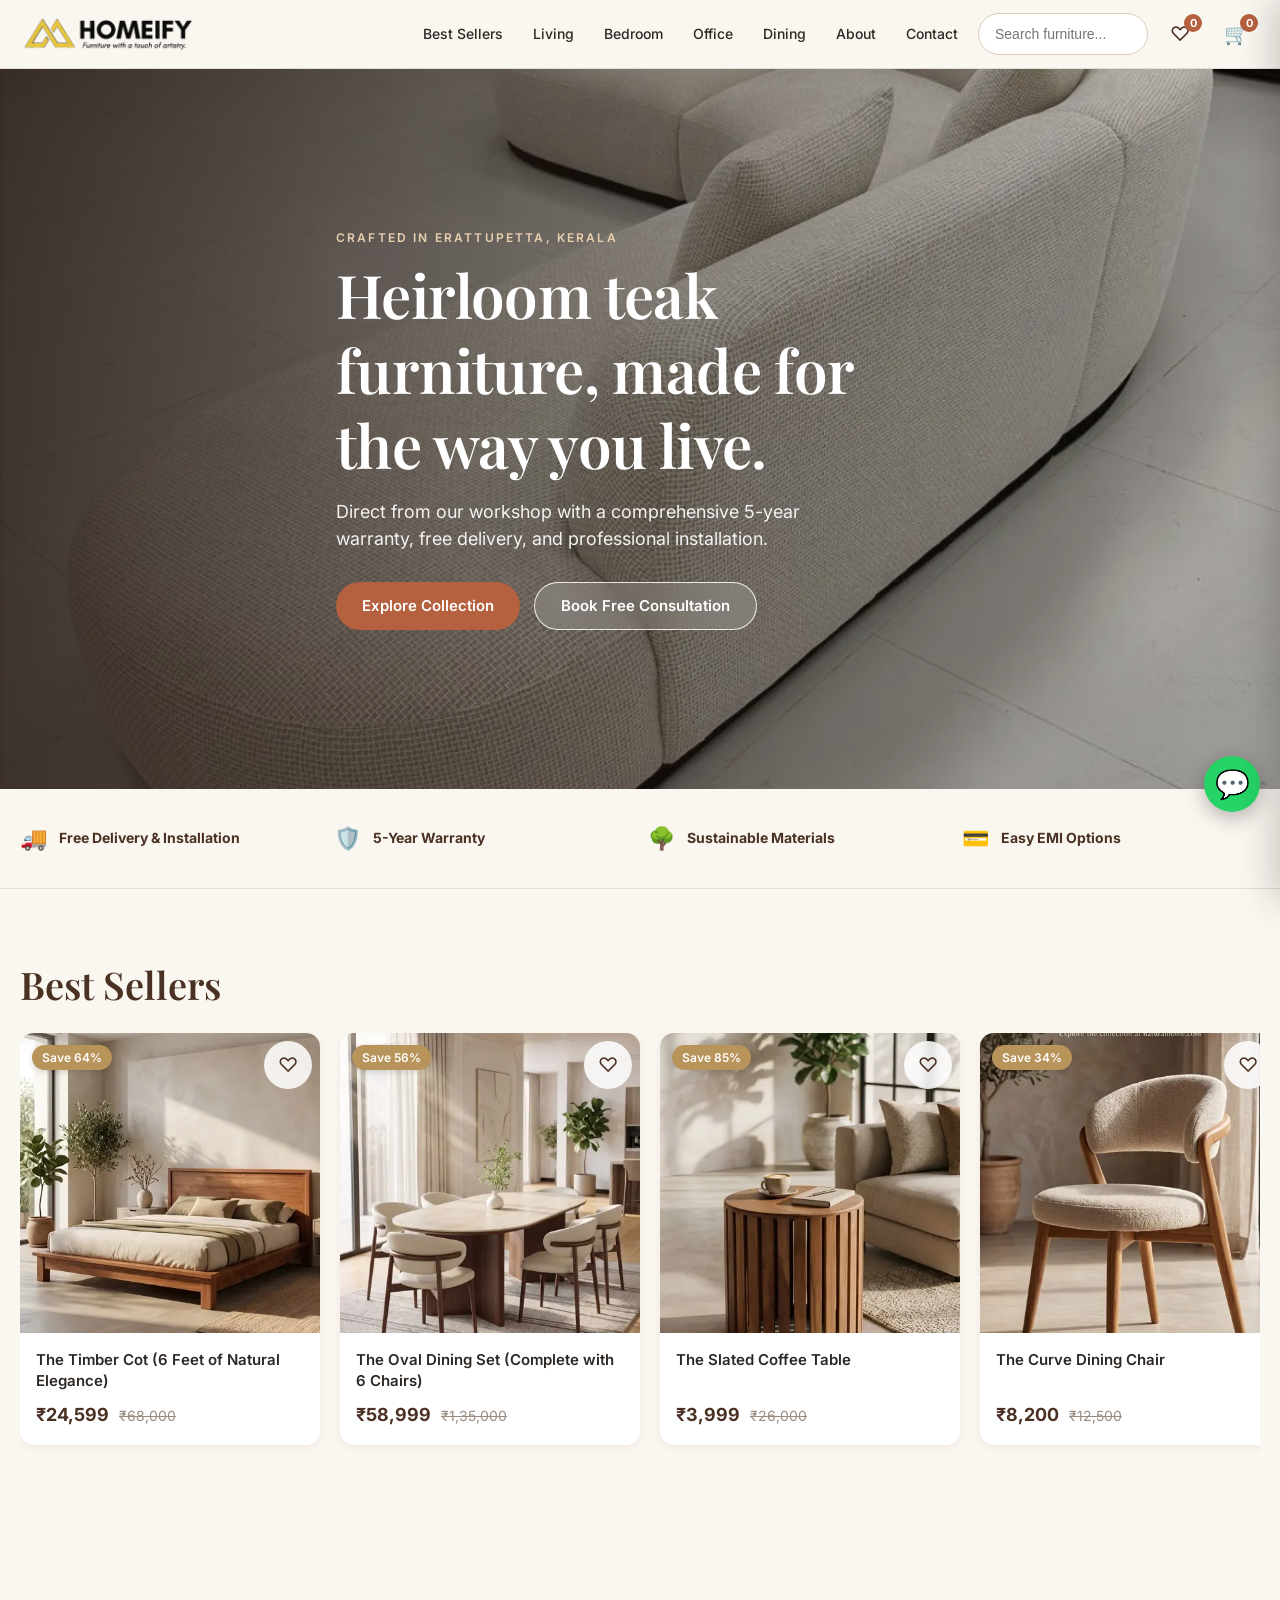
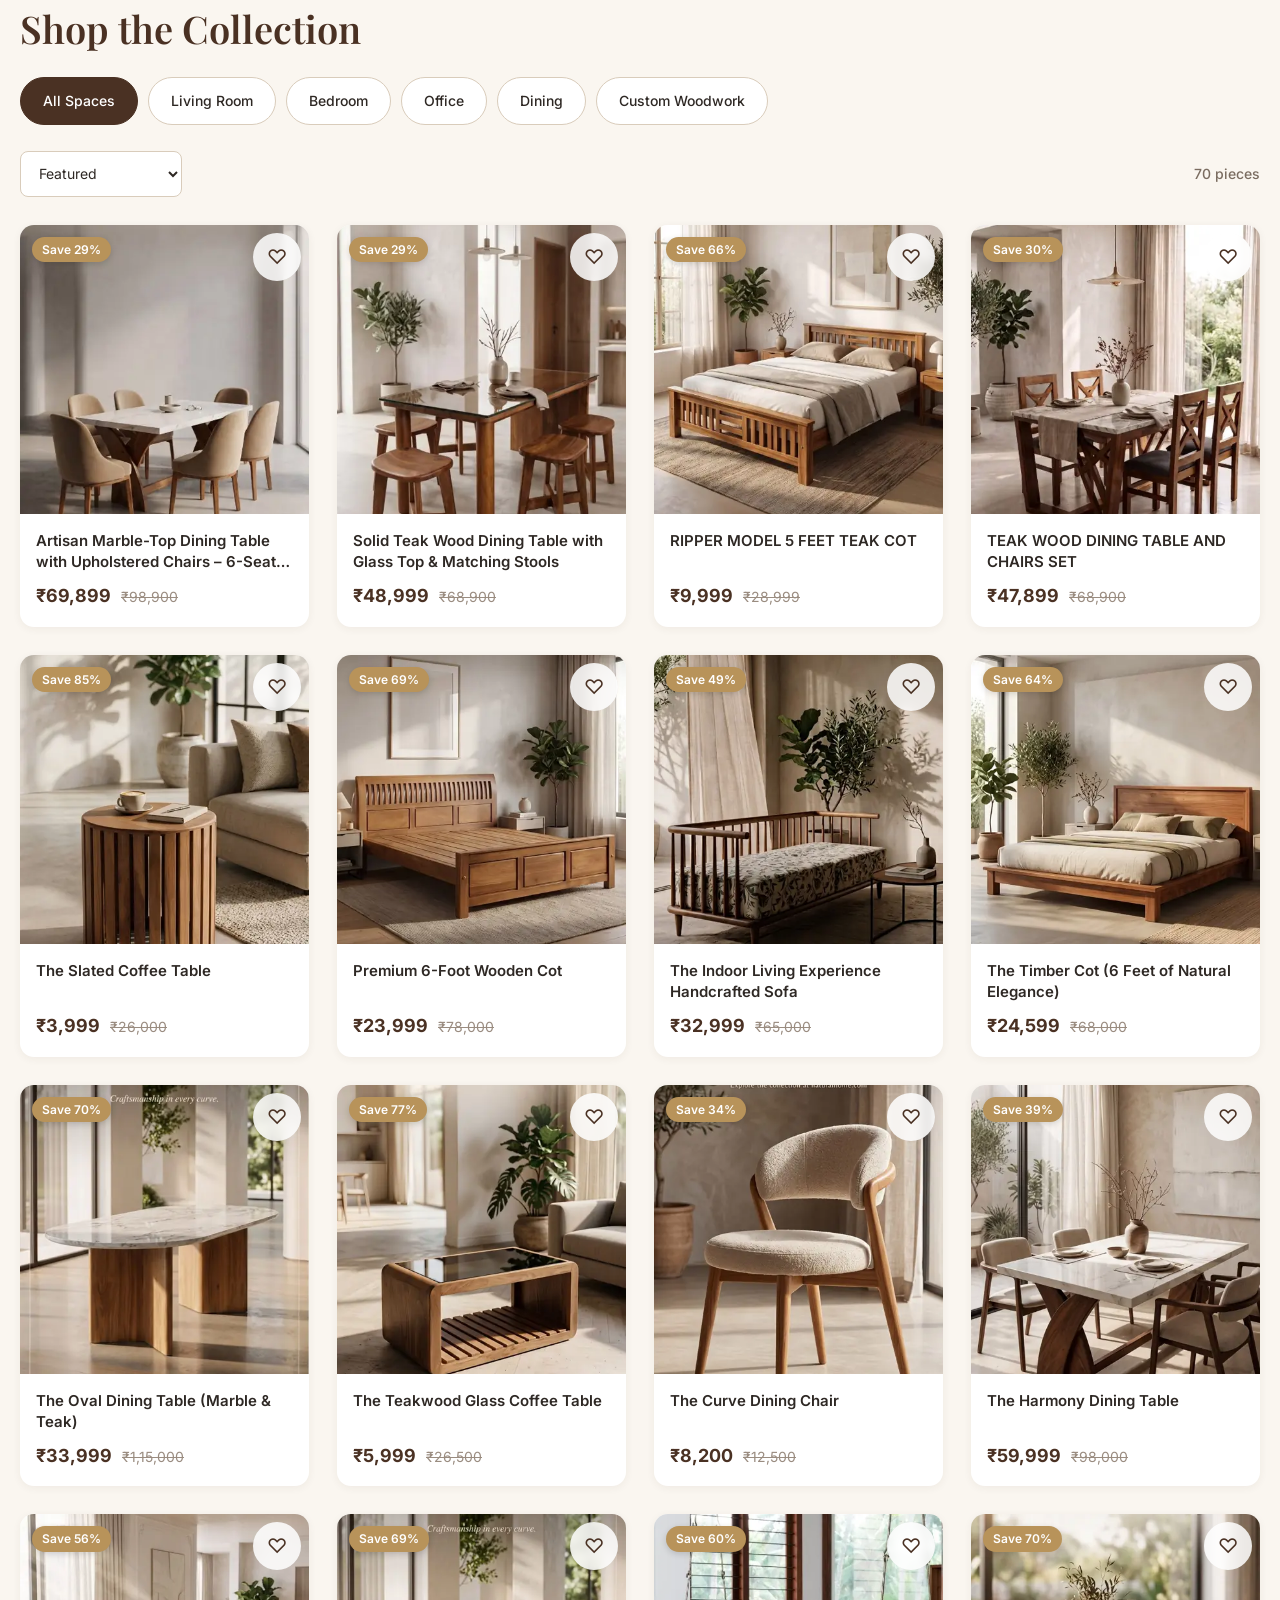
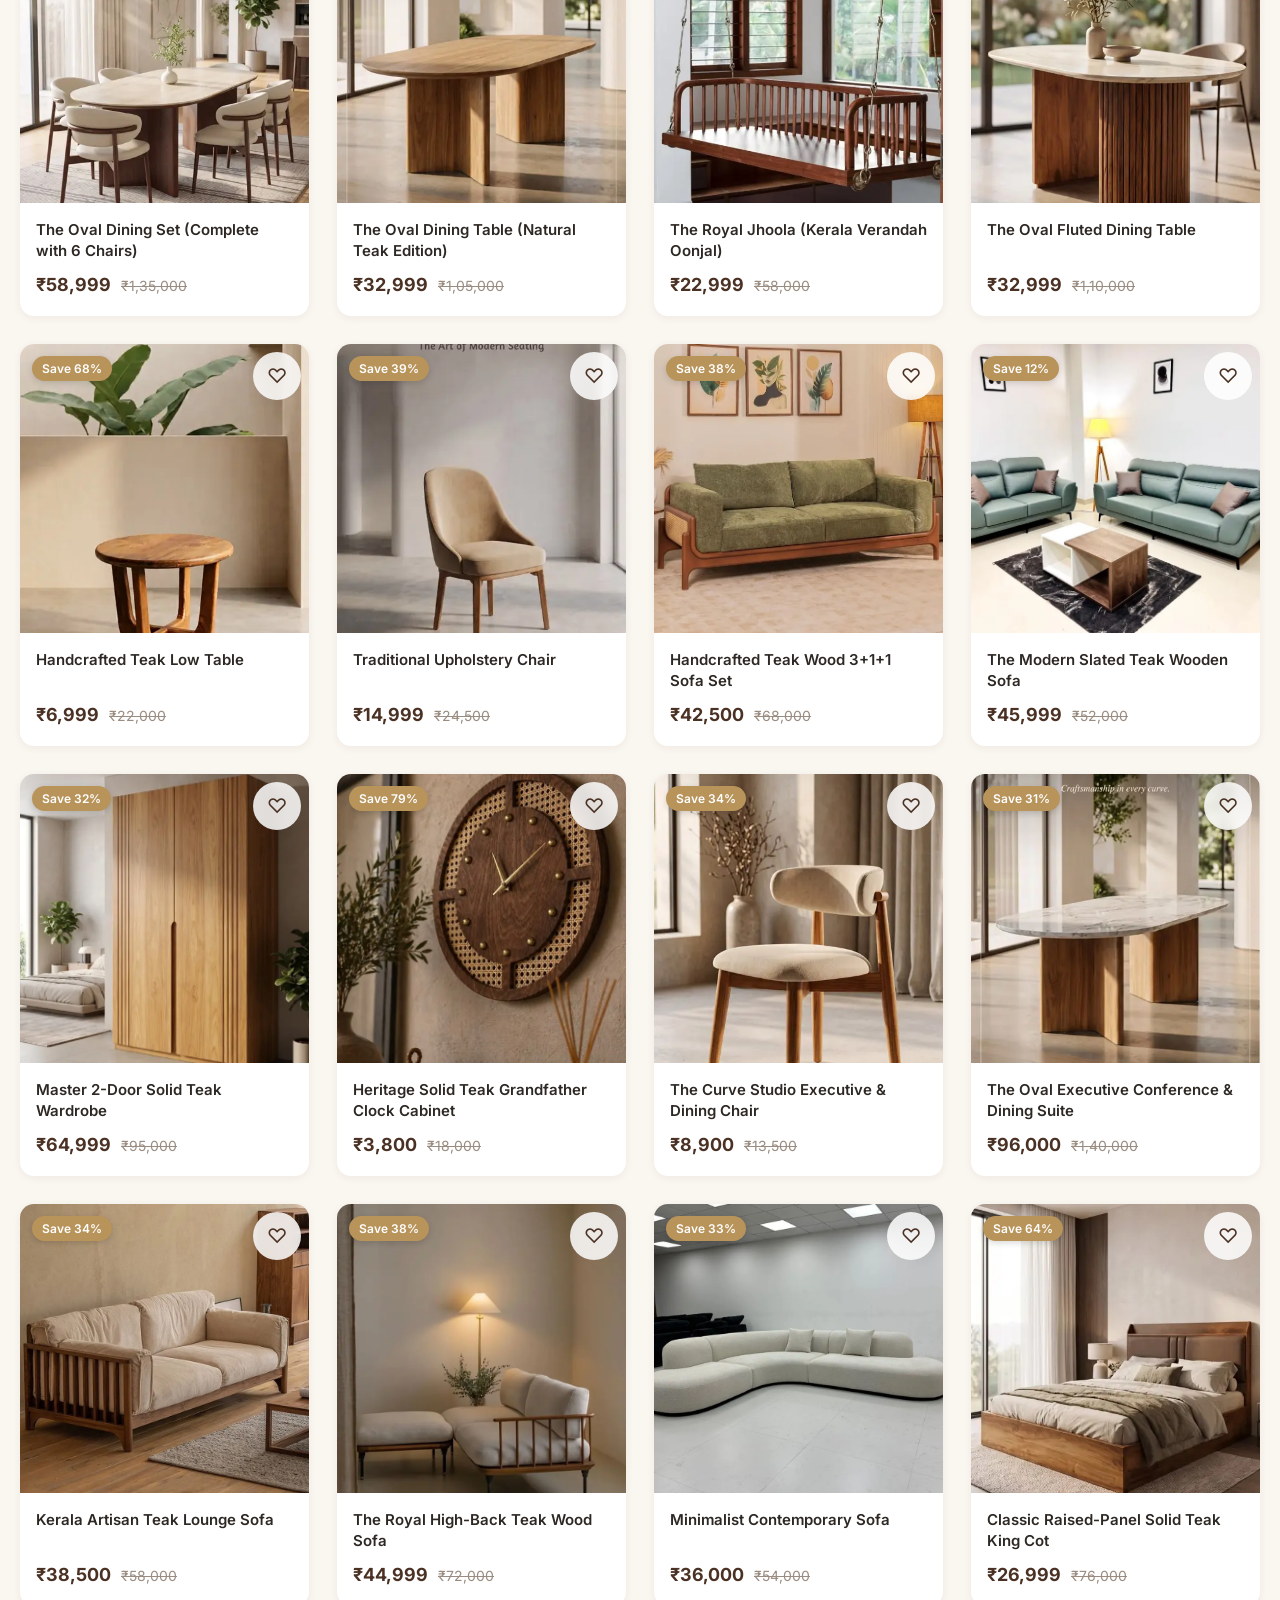
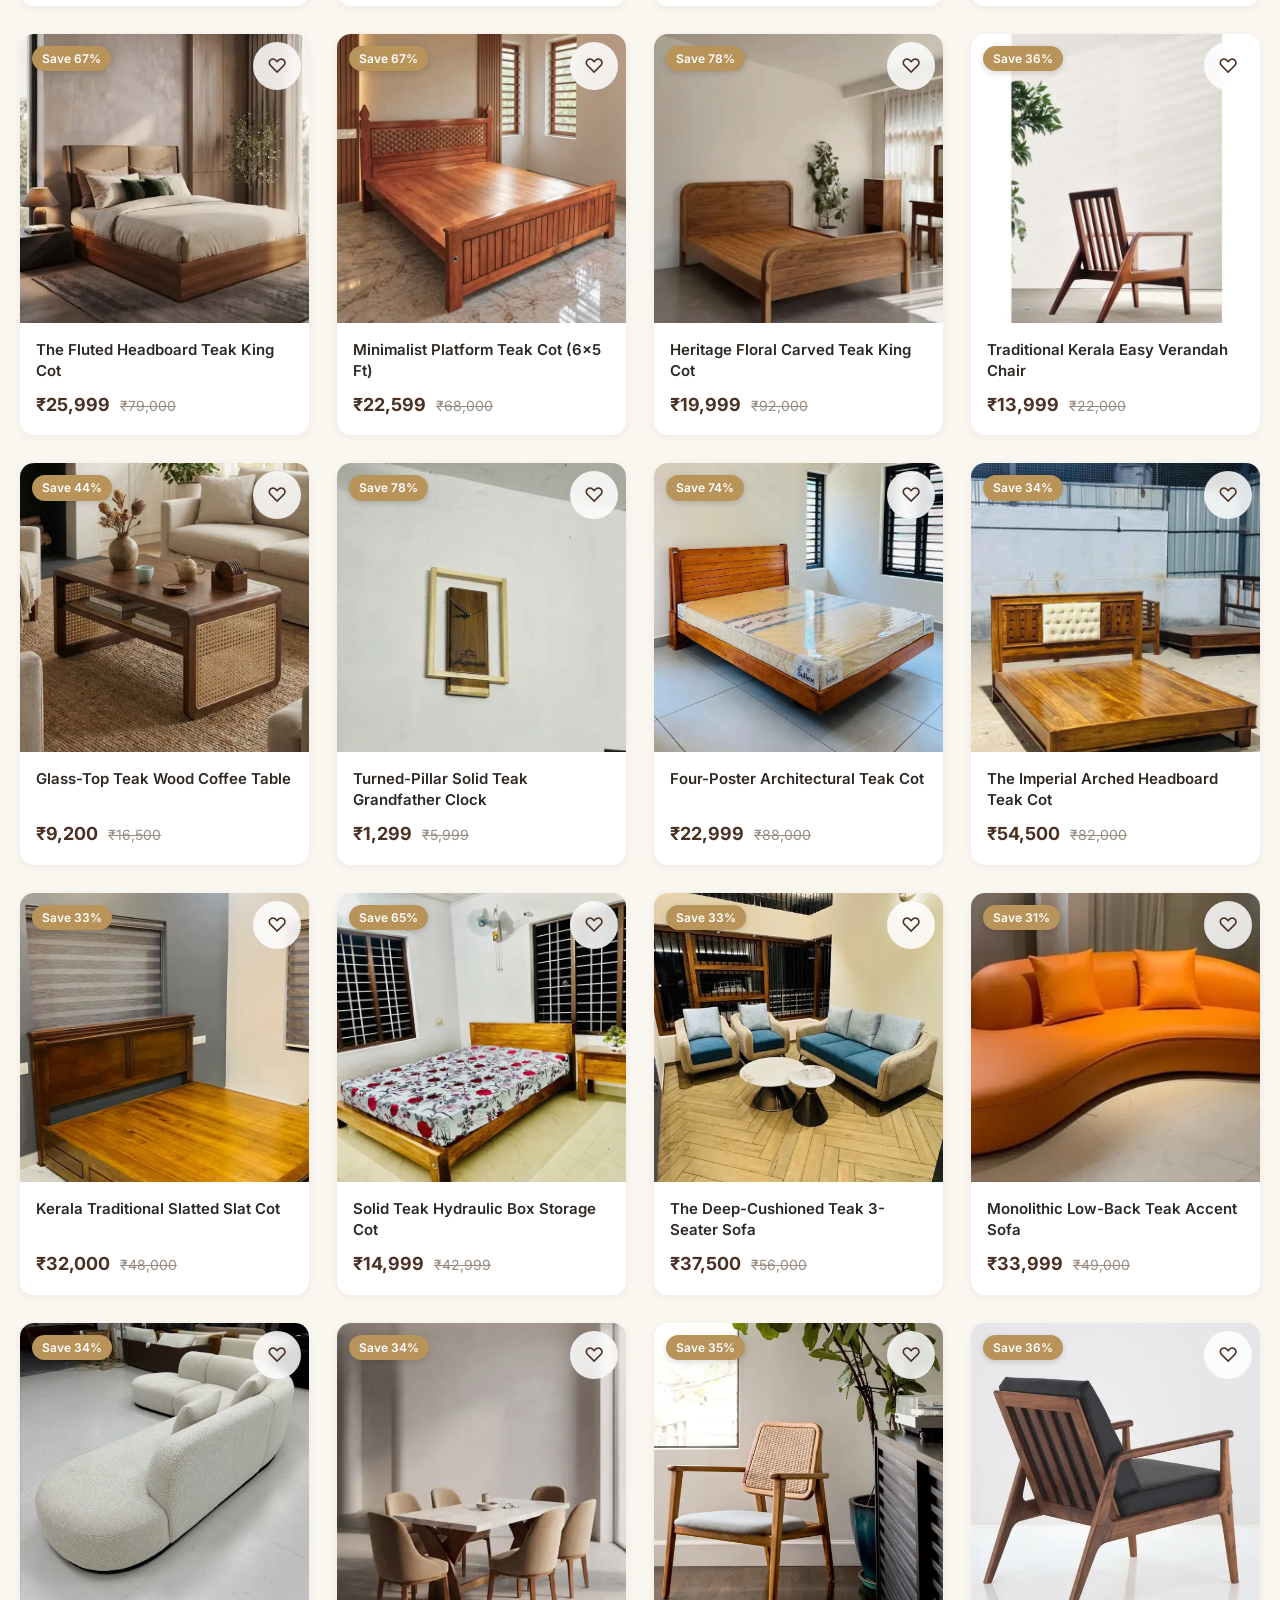
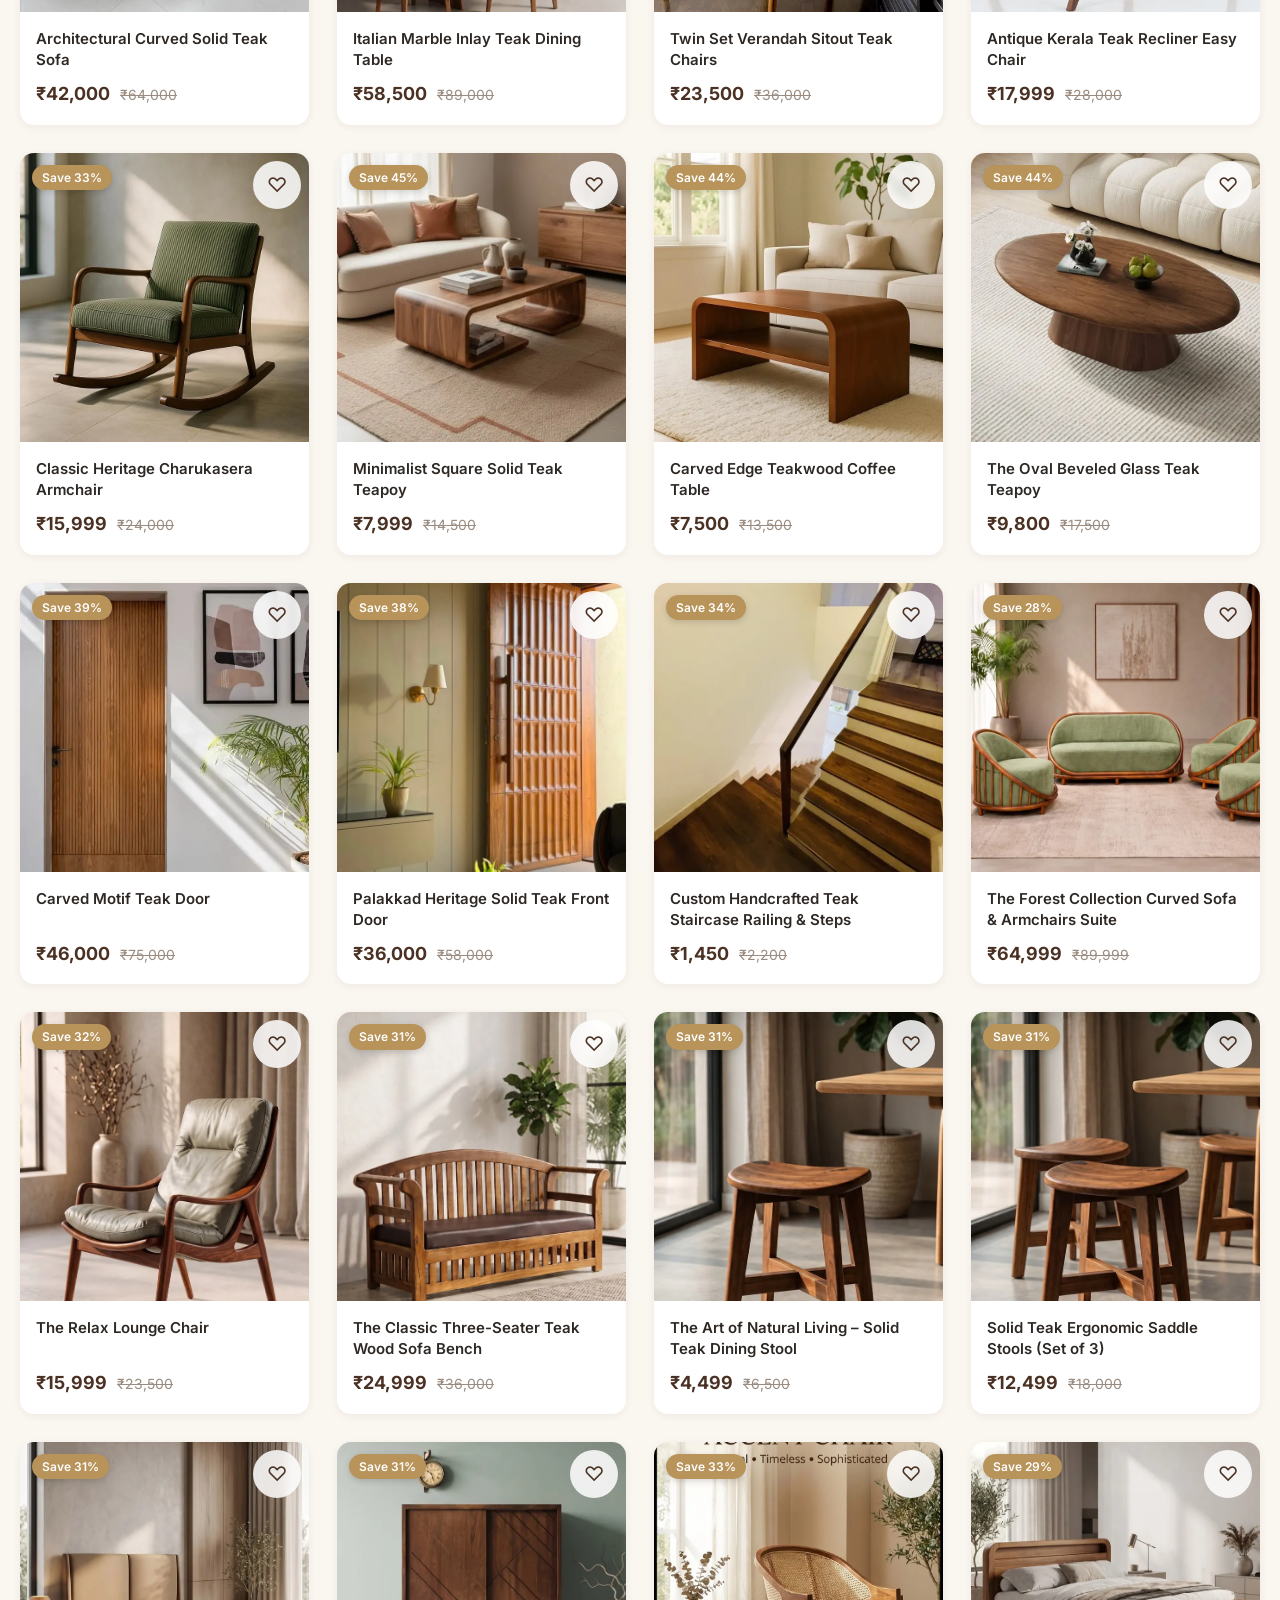
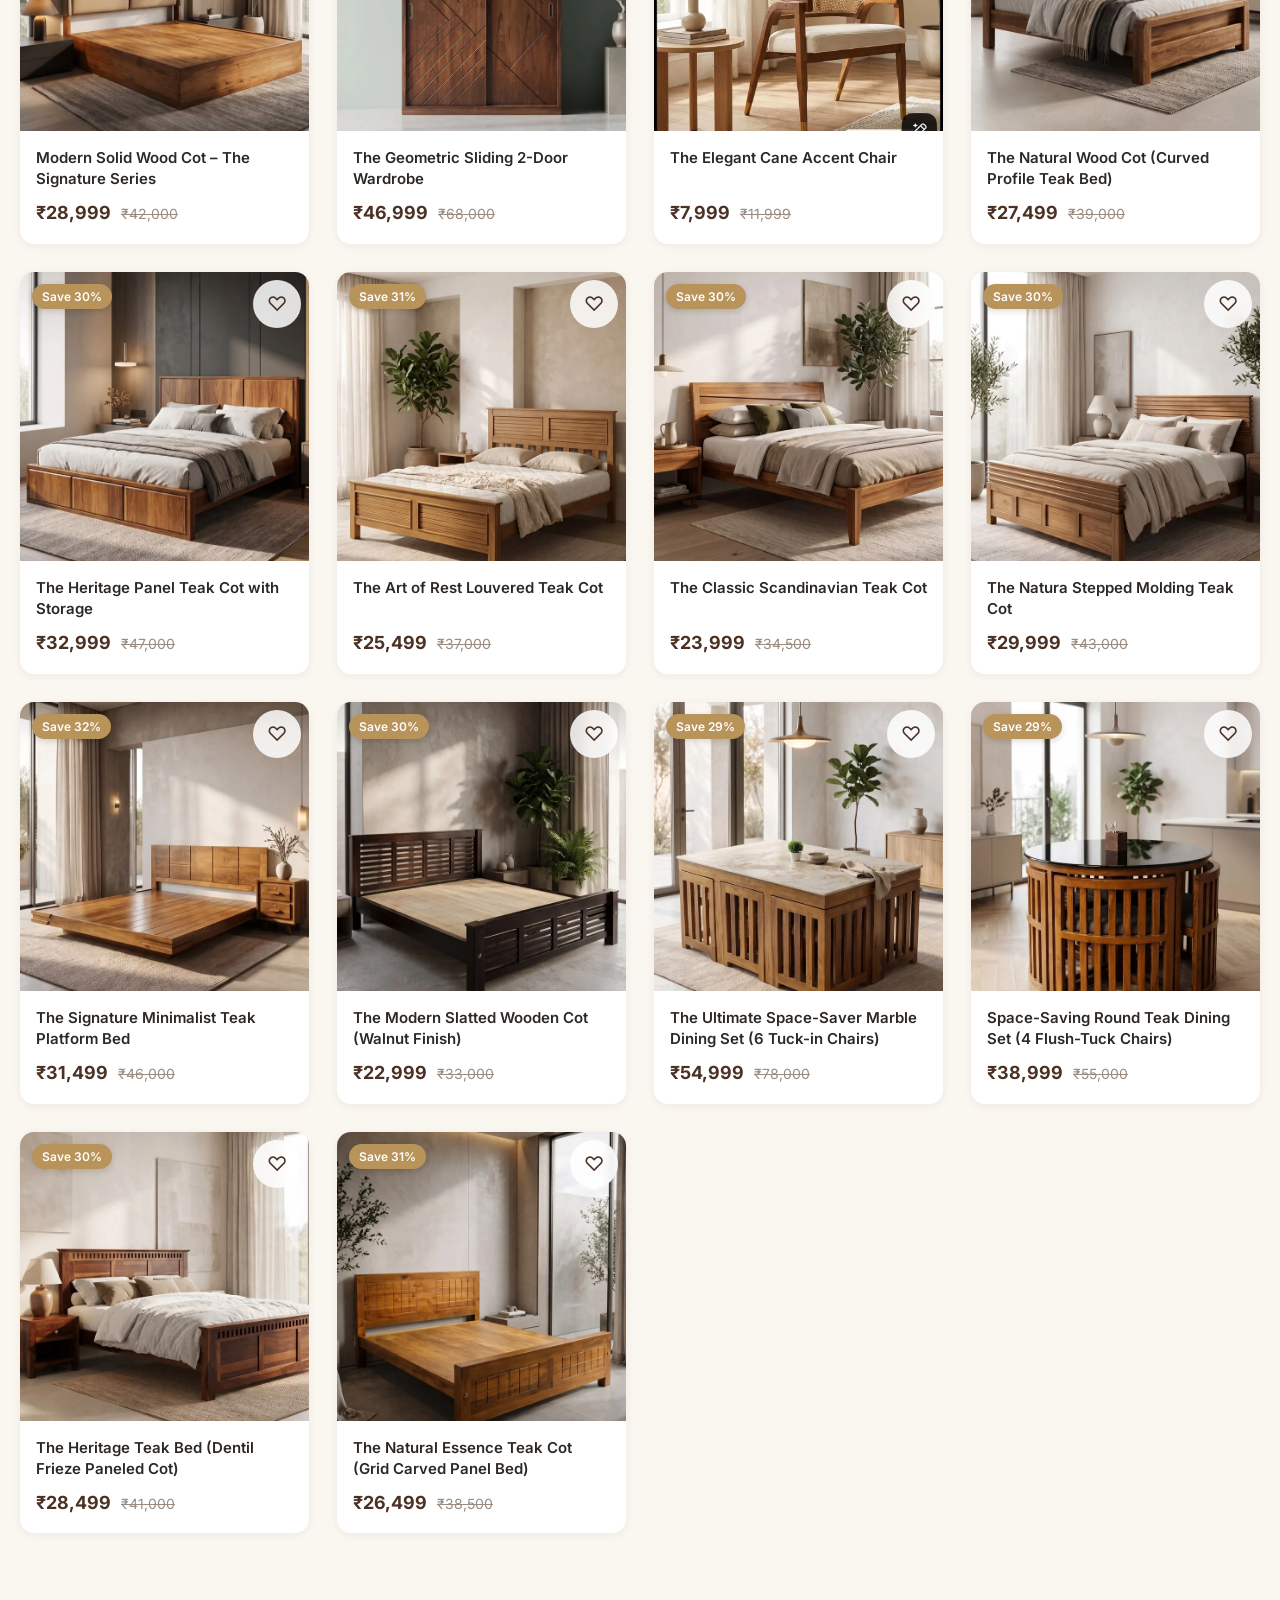
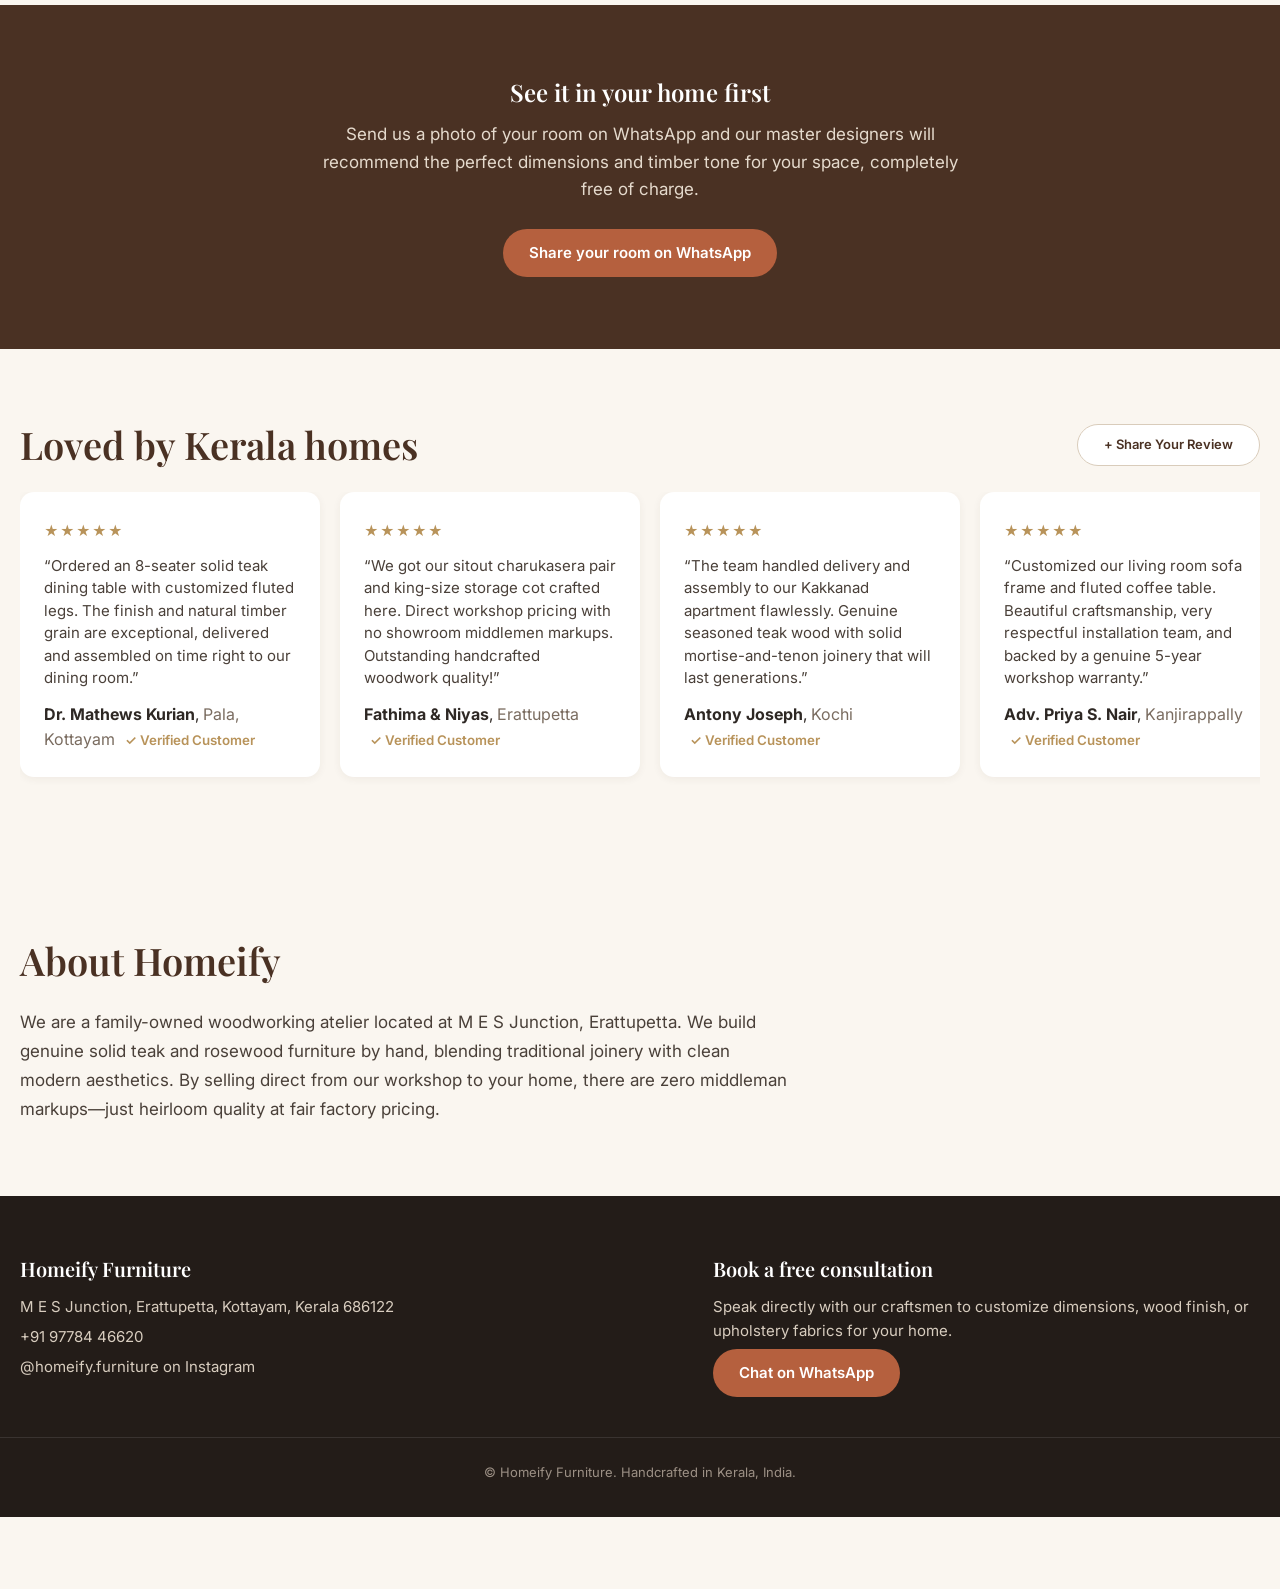
<file: index.html>
<!DOCTYPE html>
<html lang="en">
<head>
  <meta charset="utf-8">
  <meta name="viewport" content="width=device-width, initial-scale=1, viewport-fit=cover">
  <title>Homeify Furniture | Handcrafted Teak Furniture, Erattupetta, Kerala</title>
  <meta name="description" content="Factory-direct handcrafted teak furniture from Erattupetta, Kerala. 5-year warranty, free delivery and installation. Custom woodwork built to heirloom standards.">
  <link rel="canonical" href="https://homeifyfurniture.in/">
  <meta name="theme-color" content="#4a3123">
  <link rel="manifest" href="manifest.json">
  <link rel="icon" type="image/png" sizes="32x32" href="assets/favicon-32x32.png">
  <link rel="apple-touch-icon" href="assets/icon-192.png">

  <!-- Open Graph / WhatsApp / Facebook Meta Tags -->
  <meta property="og:type" content="website">
  <meta property="og:url" content="https://homeifyfurniture.in/">
  <meta property="og:title" content="Homeify Furniture | Handcrafted Teak Furniture, Erattupetta, Kerala">
  <meta property="og:description" content="Factory-direct handcrafted teak furniture from Erattupetta, Kerala. 5-year warranty, free delivery and installation.">
  <meta property="og:image" content="https://homeifyfurniture.in/assets/hero.webp">

  <!-- Twitter Card -->
  <meta name="twitter:card" content="summary_large_image">
  <meta name="twitter:url" content="https://homeifyfurniture.in/">
  <meta name="twitter:title" content="Homeify Furniture | Handcrafted Teak Furniture">
  <meta name="twitter:description" content="Solid teak and rosewood furniture made in Erattupetta, Kerala. WhatsApp: +91 97784 46620.">
  <meta name="twitter:image" content="https://homeifyfurniture.in/assets/hero.webp">

  <!-- Schema.org JSON-LD Structured Data for LocalBusiness & FurnitureStore -->
  <script type="application/ld+json">
  {
    "@context": "https://schema.org",
    "@type": "FurnitureStore",
    "name": "Homeify Furniture",
    "alternateName": "Homeify Furniture Erattupetta",
    "image": "https://homeifyfurniture.in/assets/hero.webp",
    "logo": "https://homeifyfurniture.in/assets/logo.webp",
    "@id": "https://homeifyfurniture.in/#store",
    "url": "https://homeifyfurniture.in/",
    "telephone": "+919778446620",
    "priceRange": "₹₹",
    "address": {
      "@type": "PostalAddress",
      "streetAddress": "M E S Junction",
      "addressLocality": "Erattupetta",
      "addressRegion": "Kerala",
      "postalCode": "686122",
      "addressCountry": "IN"
    },
    "geo": {
      "@type": "GeoCoordinates",
      "latitude": 9.6894,
      "longitude": 76.7828
    },
    "openingHoursSpecification": [
      {
        "@type": "OpeningHoursSpecification",
        "dayOfWeek": ["Monday", "Tuesday", "Wednesday", "Thursday", "Friday", "Saturday"],
        "opens": "09:00",
        "closes": "20:00"
      }
    ],
    "sameAs": [
      "https://www.instagram.com/homeify.furniture/"
    ]
  }
  </script>

  <!-- Schema.org Product Structured Data for Catalog -->
  <script type="application/ld+json">
{
  "@context": "https://schema.org",
  "@type": "ItemList",
  "name": "Homeify Furniture Handcrafted Teak Catalog",
  "numberOfItems": 70,
  "itemListElement": [
    {
      "@type": "ListItem",
      "position": 1,
      "item": {
        "@type": "Product",
        "name": "Artisan Marble-Top Dining Table with Upholstered Chairs – 6-Seater Modern Dining Set",
        "image": "https://homeifyfurniture.in/assets/p/custom-1793452473223.webp",
        "description": "Redefine your dining area with the exquisite craftsmanship and contemporary elegance of Homeify's \"Crafted for Conversations\" Dining Set. Designed to serve as the sculptural centerpiece of any modern interior, this 6-sea",
        "offers": {
          "@type": "Offer",
          "priceCurrency": "INR",
          "price": 69899,
          "availability": "https://schema.org/InStock",
          "url": "https://homeifyfurniture.in/#shop"
        }
      }
    },
    {
      "@type": "ListItem",
      "position": 2,
      "item": {
        "@type": "Product",
        "name": "Solid Teak Wood Dining Table with Glass Top & Matching Stools",
        "image": "https://homeifyfurniture.in/assets/p/custom-1793452250443.webp",
        "description": "Bring home the perfect blend of natural warmth and modern minimalism with The Teak Collection by Homeify. Thoughtfully crafted to complement contemporary spaces, this dining set combines durable craftsmanship with an und",
        "offers": {
          "@type": "Offer",
          "priceCurrency": "INR",
          "price": 48999,
          "availability": "https://schema.org/InStock",
          "url": "https://homeifyfurniture.in/#shop"
        }
      }
    },
    {
      "@type": "ListItem",
      "position": 3,
      "item": {
        "@type": "Product",
        "name": "RIPPER MODEL 5 FEET TEAK COT",
        "image": "https://homeifyfurniture.in/assets/p/custom-1792640905187.webp",
        "description": "Crafted for comfort and designed for life, this solid wood bed frame brings timeless elegance and warmth to any bedroom. Featuring a clean-lined slatted headboard and footboard, it combines sturdy everyday durability wit",
        "offers": {
          "@type": "Offer",
          "priceCurrency": "INR",
          "price": 9999,
          "availability": "https://schema.org/InStock",
          "url": "https://homeifyfurniture.in/#shop"
        }
      }
    },
    {
      "@type": "ListItem",
      "position": 4,
      "item": {
        "@type": "Product",
        "name": "TEAK WOOD DINING TABLE AND CHAIRS SET",
        "image": "https://homeifyfurniture.in/assets/p/custom-1792579673061.webp",
        "description": "Elevate your dining space with this premium teak wood dining set featuring an elegant marble top. Built with high-grade solid teak wood for lasting durability, the table showcases a contemporary geometric base paired wit",
        "offers": {
          "@type": "Offer",
          "priceCurrency": "INR",
          "price": 47899,
          "availability": "https://schema.org/InStock",
          "url": "https://homeifyfurniture.in/#shop"
        }
      }
    },
    {
      "@type": "ListItem",
      "position": 5,
      "item": {
        "@type": "Product",
        "name": "The Slated Coffee Table",
        "image": "https://homeifyfurniture.in/assets/p/living-slated-table.webp",
        "description": "An architectural dialogue of rhythmic vertical wooden slats crafted from pure seasoned teak. Engineered with precision organic joinery to create a light, sculptural statement for modern Kerala living rooms.",
        "offers": {
          "@type": "Offer",
          "priceCurrency": "INR",
          "price": 3999,
          "availability": "https://schema.org/InStock",
          "url": "https://homeifyfurniture.in/#shop"
        }
      }
    },
    {
      "@type": "ListItem",
      "position": 6,
      "item": {
        "@type": "Product",
        "name": "Premium 6-Foot Wooden Cot",
        "image": "https://homeifyfurniture.in/assets/p/bed-premium-cot.webp",
        "description": "Monumental 6-foot wooden cot crafted for generations. Features an elegant slatted arch crown with triple raised-panel lower framing, supported by heavy monolithic corner posts.",
        "offers": {
          "@type": "Offer",
          "priceCurrency": "INR",
          "price": 23999,
          "availability": "https://schema.org/InStock",
          "url": "https://homeifyfurniture.in/#shop"
        }
      }
    },
    {
      "@type": "ListItem",
      "position": 7,
      "item": {
        "@type": "Product",
        "name": "The Indoor Living Experience Handcrafted Sofa",
        "image": "https://homeifyfurniture.in/assets/p/living-handcrafted-sofa.webp",
        "description": "An airy Scandinavian-tropical spindle daybed sofa. The curved continuous armrest flows seamlessly into vertical wooden spindles, holding a plush botanical-patterned linen cushion.",
        "offers": {
          "@type": "Offer",
          "priceCurrency": "INR",
          "price": 32999,
          "availability": "https://schema.org/InStock",
          "url": "https://homeifyfurniture.in/#shop"
        }
      }
    },
    {
      "@type": "ListItem",
      "position": 8,
      "item": {
        "@type": "Product",
        "name": "The Timber Cot (6 Feet of Natural Elegance)",
        "image": "https://homeifyfurniture.in/assets/p/bed-timber-cot.webp",
        "description": "Minimalist low-profile platform bed engineered to showcase the pure, uninterrupted natural grain of seasoned Grade-A natural teak. Monolithic headboard plank with recessed shadow-gap pedestal framing.",
        "offers": {
          "@type": "Offer",
          "priceCurrency": "INR",
          "price": 24599,
          "availability": "https://schema.org/InStock",
          "url": "https://homeifyfurniture.in/#shop"
        }
      }
    },
    {
      "@type": "ListItem",
      "position": 9,
      "item": {
        "@type": "Product",
        "name": "The Oval Dining Table (Marble & Teak)",
        "image": "https://homeifyfurniture.in/assets/p/dining-oval-marble.webp",
        "description": "Craftsmanship in every curve. A grand oval slab of polished Italian white marble resting on twin sculptural curved monolithic teak wood pedestals that offer unrestricted legroom.",
        "offers": {
          "@type": "Offer",
          "priceCurrency": "INR",
          "price": 33999,
          "availability": "https://schema.org/InStock",
          "url": "https://homeifyfurniture.in/#shop"
        }
      }
    },
    {
      "@type": "ListItem",
      "position": 10,
      "item": {
        "@type": "Product",
        "name": "The Teakwood Glass Coffee Table",
        "image": "https://homeifyfurniture.in/assets/p/living-teakwood-coffee-table.webp",
        "description": "A perfect blend of organic wood and sleek glass, designed for modern living. Sculpted rounded box frame handcrafted from solid natural teak wood with a recessed smoked tempered glass top and slatted bottom storage shelf.",
        "offers": {
          "@type": "Offer",
          "priceCurrency": "INR",
          "price": 5999,
          "availability": "https://schema.org/InStock",
          "url": "https://homeifyfurniture.in/#shop"
        }
      }
    },
    {
      "@type": "ListItem",
      "position": 11,
      "item": {
        "@type": "Product",
        "name": "The Curve Dining Chair",
        "image": "https://homeifyfurniture.in/assets/p/dining-curve-chair.webp",
        "description": "A perfect blend of organic wood and plush comfort. Sculptured curved wraparound backrest carved from solid teak wood cradles the upper back, paired with a deep circular bouclé seat.",
        "offers": {
          "@type": "Offer",
          "priceCurrency": "INR",
          "price": 8200,
          "availability": "https://schema.org/InStock",
          "url": "https://homeifyfurniture.in/#shop"
        }
      }
    },
    {
      "@type": "ListItem",
      "position": 12,
      "item": {
        "@type": "Product",
        "name": "The Harmony Dining Table",
        "image": "https://homeifyfurniture.in/assets/p/dining-harmony-table.webp",
        "description": "A statement dining centerpiece defined by architectural tension. A pure rectangular white marble slab floats atop dramatic interlocking cross-curved solid teak support legs.",
        "offers": {
          "@type": "Offer",
          "priceCurrency": "INR",
          "price": 59999,
          "availability": "https://schema.org/InStock",
          "url": "https://homeifyfurniture.in/#shop"
        }
      }
    },
    {
      "@type": "ListItem",
      "position": 13,
      "item": {
        "@type": "Product",
        "name": "The Oval Dining Set (Complete with 6 Chairs)",
        "image": "https://homeifyfurniture.in/assets/p/dining-oval-set.webp",
        "description": "The ultimate dining ensemble crafted in Gateway of Malanadu. An expansive oval solid wood dining table paired with 6 ergonomically curved dining armchairs in stain-resistant cream leatherette.",
        "offers": {
          "@type": "Offer",
          "priceCurrency": "INR",
          "price": 58999,
          "availability": "https://schema.org/InStock",
          "url": "https://homeifyfurniture.in/#shop"
        }
      }
    },
    {
      "@type": "ListItem",
      "position": 14,
      "item": {
        "@type": "Product",
        "name": "The Oval Dining Table (Natural Teak Edition)",
        "image": "https://homeifyfurniture.in/assets/p/dining-oval-teak.webp",
        "description": "For lovers of pure wood. Monolithic edition of our signature oval dining table, built entirely from hand-selected, continuous grain-matched solid teak planks with hand-beveled edges.",
        "offers": {
          "@type": "Offer",
          "priceCurrency": "INR",
          "price": 32999,
          "availability": "https://schema.org/InStock",
          "url": "https://homeifyfurniture.in/#shop"
        }
      }
    },
    {
      "@type": "ListItem",
      "position": 15,
      "item": {
        "@type": "Product",
        "name": "The Royal Jhoola (Kerala Verandah Oonjal)",
        "image": "https://homeifyfurniture.in/assets/p/custom-royal-jhoola.webp",
        "description": "An iconic tribute to classical Kerala architectural verandas (Poomukham). Substantial solid teak wood swing plank with spindle backrest, suspended by heavy-duty interlocking chains.",
        "offers": {
          "@type": "Offer",
          "priceCurrency": "INR",
          "price": 22999,
          "availability": "https://schema.org/InStock",
          "url": "https://homeifyfurniture.in/#shop"
        }
      }
    },
    {
      "@type": "ListItem",
      "position": 16,
      "item": {
        "@type": "Product",
        "name": "The Oval Fluted Dining Table",
        "image": "https://homeifyfurniture.in/assets/p/dining-oval-fluted.webp",
        "description": "A masterpiece of modern craftsmanship. An asymmetrical architectural base featuring one precision fluted cylindrical teak pillar and one curved monolithic plank supporting an oval marble top.",
        "offers": {
          "@type": "Offer",
          "priceCurrency": "INR",
          "price": 32999,
          "availability": "https://schema.org/InStock",
          "url": "https://homeifyfurniture.in/#shop"
        }
      }
    },
    {
      "@type": "ListItem",
      "position": 17,
      "item": {
        "@type": "Product",
        "name": "Handcrafted Teak Low Table",
        "image": "https://homeifyfurniture.in/assets/p/living-tropical-low-table.webp",
        "description": "From The Tropical Modern Collection. A circular coffee table designed with interlocked sculptural four-beam legs, celebrating the natural warmth and golden tones of Grade-A natural teak.",
        "offers": {
          "@type": "Offer",
          "priceCurrency": "INR",
          "price": 6999,
          "availability": "https://schema.org/InStock",
          "url": "https://homeifyfurniture.in/#shop"
        }
      }
    },
    {
      "@type": "ListItem",
      "position": 18,
      "item": {
        "@type": "Product",
        "name": "Traditional Upholstery Chair",
        "image": "https://homeifyfurniture.in/assets/p/living-kerala-sitout-chair.webp",
        "description": "The quintessence of Kerala architectural homes. Masterfully hand-planed from dense Grade-A natural teak with extended ergonomic armrests, contoured back slats, and brass joinery for supreme porch relaxation.",
        "offers": {
          "@type": "Offer",
          "priceCurrency": "INR",
          "price": 14999,
          "availability": "https://schema.org/InStock",
          "url": "https://homeifyfurniture.in/#shop"
        }
      }
    },
    {
      "@type": "ListItem",
      "position": 19,
      "item": {
        "@type": "Product",
        "name": "Handcrafted Teak Wood 3+1+1 Sofa Set",
        "image": "https://homeifyfurniture.in/assets/p/living-royal-teak-sofa-set.webp",
        "description": "A monumental solid wood sofa suite crafted from thick Grade-A natural teak planks. Designed with vertical flank staves, broad sculptured armrests, and high-density supportive seating.",
        "offers": {
          "@type": "Offer",
          "priceCurrency": "INR",
          "price": 42500,
          "availability": "https://schema.org/InStock",
          "url": "https://homeifyfurniture.in/#shop"
        }
      }
    },
    {
      "@type": "ListItem",
      "position": 20,
      "item": {
        "@type": "Product",
        "name": "The Modern Slated Teak Wooden Sofa",
        "image": "https://homeifyfurniture.in/assets/p/living-modern-sofa.webp",
        "description": "Clean Scandinavian-inspired lines meet authentic Kerala teak craftsmanship. Open architectural slatted backrest with premium comfort foam cushions.",
        "offers": {
          "@type": "Offer",
          "priceCurrency": "INR",
          "price": 45999,
          "availability": "https://schema.org/InStock",
          "url": "https://homeifyfurniture.in/#shop"
        }
      }
    },
    {
      "@type": "ListItem",
      "position": 21,
      "item": {
        "@type": "Product",
        "name": "Master 2-Door Solid Teak Wardrobe",
        "image": "https://homeifyfurniture.in/assets/p/bed-solid-teak-wardrobe.webp",
        "description": "Pure solid teak 3-door almirah wardrobe built to withstand Kerala humidity without swelling or sagging. Features smooth internal drawers, hanging rail, and secure brass latch locks.",
        "offers": {
          "@type": "Offer",
          "priceCurrency": "INR",
          "price": 64999,
          "availability": "https://schema.org/InStock",
          "url": "https://homeifyfurniture.in/#shop"
        }
      }
    },
    {
      "@type": "ListItem",
      "position": 22,
      "item": {
        "@type": "Product",
        "name": "Heritage Solid Teak Grandfather Clock Cabinet",
        "image": "https://homeifyfurniture.in/assets/p/custom-heritage-grandfather-clock.webp",
        "description": "A commanding artisanal timepiece case crafted from Grade-A natural teak. Features beveled glass observation windows, carved crown molding, and pendulum display chamber.",
        "offers": {
          "@type": "Offer",
          "priceCurrency": "INR",
          "price": 3800,
          "availability": "https://schema.org/InStock",
          "url": "https://homeifyfurniture.in/#shop"
        }
      }
    },
    {
      "@type": "ListItem",
      "position": 23,
      "item": {
        "@type": "Product",
        "name": "The Curve Studio Executive & Dining Chair",
        "image": "https://homeifyfurniture.in/assets/p/office-curve-chair.webp",
        "description": "Experience timeless comfort in executive suites and modern dining spaces. Sculptured solid teak architectural frame featuring an ergonomic curved floating lumbar backrest and high-density cushioned seat.",
        "offers": {
          "@type": "Offer",
          "priceCurrency": "INR",
          "price": 8900,
          "availability": "https://schema.org/InStock",
          "url": "https://homeifyfurniture.in/#shop"
        }
      }
    },
    {
      "@type": "ListItem",
      "position": 24,
      "item": {
        "@type": "Product",
        "name": "The Oval Executive Conference & Dining Suite",
        "image": "https://homeifyfurniture.in/assets/p/office-executive-suite.webp",
        "description": "Craftsmanship in every curve. A grand oval marble table designed for corporate conference rooms, executive suites, and opulent dining halls. Twin monolithic teak pedestals maximize legroom.",
        "offers": {
          "@type": "Offer",
          "priceCurrency": "INR",
          "price": 96000,
          "availability": "https://schema.org/InStock",
          "url": "https://homeifyfurniture.in/#shop"
        }
      }
    },
    {
      "@type": "ListItem",
      "position": 25,
      "item": {
        "@type": "Product",
        "name": "Kerala Artisan Teak Lounge Sofa",
        "image": "https://homeifyfurniture.in/assets/p/living-teak-lounge-sofa.webp",
        "description": "Comfortable deep-seat lounge sofa crafted from solid Grade-A natural teak with cushioned backrests, broad armrests, and seasoned hardwood frame.",
        "offers": {
          "@type": "Offer",
          "priceCurrency": "INR",
          "price": 38500,
          "availability": "https://schema.org/InStock",
          "url": "https://homeifyfurniture.in/#shop"
        }
      }
    },
    {
      "@type": "ListItem",
      "position": 26,
      "item": {
        "@type": "Product",
        "name": "The Royal High-Back Teak Wood Sofa",
        "image": "https://homeifyfurniture.in/assets/p/living-royal-sofa.webp",
        "description": "Regal high-back teak sofa suite featuring sculpted armrests, thick solid wood planks, and premium stain-resistant upholstery.",
        "offers": {
          "@type": "Offer",
          "priceCurrency": "INR",
          "price": 44999,
          "availability": "https://schema.org/InStock",
          "url": "https://homeifyfurniture.in/#shop"
        }
      }
    },
    {
      "@type": "ListItem",
      "position": 27,
      "item": {
        "@type": "Product",
        "name": "Minimalist Contemporary Sofa",
        "image": "https://homeifyfurniture.in/assets/p/living-contemporary-sofa.webp",
        "description": "Sleek low-profile modern living sofa with warm natural teak grain and comfortable high-resilience foam cushioning.",
        "offers": {
          "@type": "Offer",
          "priceCurrency": "INR",
          "price": 36000,
          "availability": "https://schema.org/InStock",
          "url": "https://homeifyfurniture.in/#shop"
        }
      }
    },
    {
      "@type": "ListItem",
      "position": 28,
      "item": {
        "@type": "Product",
        "name": "Classic Raised-Panel Solid Teak King Cot",
        "image": "https://homeifyfurniture.in/assets/p/bed-teak-panel-king-cot.webp",
        "description": "Substantial 6-foot solid teak cot with architectural raised wood panels, heavy corner posts, and noise-free mortise joints.",
        "offers": {
          "@type": "Offer",
          "priceCurrency": "INR",
          "price": 26999,
          "availability": "https://schema.org/InStock",
          "url": "https://homeifyfurniture.in/#shop"
        }
      }
    },
    {
      "@type": "ListItem",
      "position": 29,
      "item": {
        "@type": "Product",
        "name": "The Fluted Headboard Teak King Cot",
        "image": "https://homeifyfurniture.in/assets/p/bed-fluted-teak-cot.webp",
        "description": "Artisan-crafted master bed featuring a rhythmic vertical fluted headboard carved from seasoned Grade-A natural teak.",
        "offers": {
          "@type": "Offer",
          "priceCurrency": "INR",
          "price": 25999,
          "availability": "https://schema.org/InStock",
          "url": "https://homeifyfurniture.in/#shop"
        }
      }
    },
    {
      "@type": "ListItem",
      "position": 30,
      "item": {
        "@type": "Product",
        "name": "Minimalist Platform Teak Cot (6×5 Ft)",
        "image": "https://homeifyfurniture.in/assets/p/bed-minimalist-teak-cot.webp",
        "description": "Low-profile modern platform bed with solid teak framing, smooth rounded corner safety posts, and breathable slatted base.",
        "offers": {
          "@type": "Offer",
          "priceCurrency": "INR",
          "price": 22599,
          "availability": "https://schema.org/InStock",
          "url": "https://homeifyfurniture.in/#shop"
        }
      }
    },
    {
      "@type": "ListItem",
      "position": 31,
      "item": {
        "@type": "Product",
        "name": "Heritage Floral Carved Teak King Cot",
        "image": "https://homeifyfurniture.in/assets/p/bed-heritage-carved-cot.webp",
        "description": "Master craftsman carved headboard displaying intricate Kerala floral relief work on monumental kiln-seasoned natural teak.",
        "offers": {
          "@type": "Offer",
          "priceCurrency": "INR",
          "price": 19999,
          "availability": "https://schema.org/InStock",
          "url": "https://homeifyfurniture.in/#shop"
        }
      }
    },
    {
      "@type": "ListItem",
      "position": 32,
      "item": {
        "@type": "Product",
        "name": "Traditional Kerala Easy Verandah Chair",
        "image": "https://homeifyfurniture.in/assets/p/living-traditional-verandah-chair.webp",
        "description": "Classic Kerala porch chair with extended armrests and contoured back slat support for breezy sitout lounging.",
        "offers": {
          "@type": "Offer",
          "priceCurrency": "INR",
          "price": 13999,
          "availability": "https://schema.org/InStock",
          "url": "https://homeifyfurniture.in/#shop"
        }
      }
    },
    {
      "@type": "ListItem",
      "position": 33,
      "item": {
        "@type": "Product",
        "name": "Glass-Top Teak Wood Coffee Table",
        "image": "https://homeifyfurniture.in/assets/p/living-glass-top-teapoy.webp",
        "description": "Tempered float glass top framed in rich Grade-A natural teak with architectural lower shelf for living room elegance.",
        "offers": {
          "@type": "Offer",
          "priceCurrency": "INR",
          "price": 9200,
          "availability": "https://schema.org/InStock",
          "url": "https://homeifyfurniture.in/#shop"
        }
      }
    },
    {
      "@type": "ListItem",
      "position": 34,
      "item": {
        "@type": "Product",
        "name": "Turned-Pillar Solid Teak Grandfather Clock",
        "image": "https://homeifyfurniture.in/assets/p/custom-pillar-grandfather-clock.webp",
        "description": "Artisanal tall clock cabinet featuring twin hand-turned solid teak corner pillars, beveled glass chamber, and carved pediment.",
        "offers": {
          "@type": "Offer",
          "priceCurrency": "INR",
          "price": 1299,
          "availability": "https://schema.org/InStock",
          "url": "https://homeifyfurniture.in/#shop"
        }
      }
    },
    {
      "@type": "ListItem",
      "position": 35,
      "item": {
        "@type": "Product",
        "name": "Four-Poster Architectural Teak Cot",
        "image": "https://homeifyfurniture.in/assets/p/cot-teak-poster.webp",
        "description": "Monumental solid teak four-poster canopy cot hand-turned from mature Grade-A natural teak. Designed to drape sheer Kerala mosquito canopies with timeless verandah elegance.",
        "offers": {
          "@type": "Offer",
          "priceCurrency": "INR",
          "price": 22999,
          "availability": "https://schema.org/InStock",
          "url": "https://homeifyfurniture.in/#shop"
        }
      }
    },
    {
      "@type": "ListItem",
      "position": 36,
      "item": {
        "@type": "Product",
        "name": "The Imperial Arched Headboard Teak Cot",
        "image": "https://homeifyfurniture.in/assets/p/cot-carved-arch.webp",
        "description": "Regal master bedroom cot featuring a sweeping arched headboard carved with architectural relief borders from seasoned natural teak planks.",
        "offers": {
          "@type": "Offer",
          "priceCurrency": "INR",
          "price": 54500,
          "availability": "https://schema.org/InStock",
          "url": "https://homeifyfurniture.in/#shop"
        }
      }
    },
    {
      "@type": "ListItem",
      "position": 37,
      "item": {
        "@type": "Product",
        "name": "Kerala Traditional Slatted Slat Cot",
        "image": "https://homeifyfurniture.in/assets/p/cot-kerala-slat.webp",
        "description": "Clean vertical slat headboard and footboard crafted for everyday comfort and optimal airflow ventilation in Kerala tropical climates.",
        "offers": {
          "@type": "Offer",
          "priceCurrency": "INR",
          "price": 32000,
          "availability": "https://schema.org/InStock",
          "url": "https://homeifyfurniture.in/#shop"
        }
      }
    },
    {
      "@type": "ListItem",
      "position": 38,
      "item": {
        "@type": "Product",
        "name": "Solid Teak Hydraulic Box Storage Cot",
        "image": "https://homeifyfurniture.in/assets/p/cot-box-storage.webp",
        "description": "Massive solid teak king cot with heavy-duty German hydraulic lift pistons revealing 900+ liters of dust-sealed under-bed storage.",
        "offers": {
          "@type": "Offer",
          "priceCurrency": "INR",
          "price": 14999,
          "availability": "https://schema.org/InStock",
          "url": "https://homeifyfurniture.in/#shop"
        }
      }
    },
    {
      "@type": "ListItem",
      "position": 39,
      "item": {
        "@type": "Product",
        "name": "The Deep-Cushioned Teak 3-Seater Sofa",
        "image": "https://homeifyfurniture.in/assets/p/sofa-3seater-cushion.webp",
        "description": "Ergonomically tuned 3-seater solid wood sofa featuring gently curved armrests and thick high-density seating.",
        "offers": {
          "@type": "Offer",
          "priceCurrency": "INR",
          "price": 37500,
          "availability": "https://schema.org/InStock",
          "url": "https://homeifyfurniture.in/#shop"
        }
      }
    },
    {
      "@type": "ListItem",
      "position": 40,
      "item": {
        "@type": "Product",
        "name": "Monolithic Low-Back Teak Accent Sofa",
        "image": "https://homeifyfurniture.in/assets/p/sofa-solid-accent.webp",
        "description": "Low-profile Japanese-Scandinavian architectural teak sofa with clean continuous timber framing and tailored linen cushioning.",
        "offers": {
          "@type": "Offer",
          "priceCurrency": "INR",
          "price": 33999,
          "availability": "https://schema.org/InStock",
          "url": "https://homeifyfurniture.in/#shop"
        }
      }
    },
    {
      "@type": "ListItem",
      "position": 41,
      "item": {
        "@type": "Product",
        "name": "Architectural Curved Solid Teak Sofa",
        "image": "https://homeifyfurniture.in/assets/p/sofa-modern-curved.webp",
        "description": "Sculptural curved teak framework with organic joint transitions, premium fabric upholstery, and supportive lumbar backrests.",
        "offers": {
          "@type": "Offer",
          "priceCurrency": "INR",
          "price": 42000,
          "availability": "https://schema.org/InStock",
          "url": "https://homeifyfurniture.in/#shop"
        }
      }
    },
    {
      "@type": "ListItem",
      "position": 42,
      "item": {
        "@type": "Product",
        "name": "Italian Marble Inlay Teak Dining Table",
        "image": "https://homeifyfurniture.in/assets/p/dining-marble-suite.webp",
        "description": "Opulent dining table pairing imported white marble top with monolithic Grade-A solid teak underframing and beveled perimeter borders.",
        "offers": {
          "@type": "Offer",
          "priceCurrency": "INR",
          "price": 58500,
          "availability": "https://schema.org/InStock",
          "url": "https://homeifyfurniture.in/#shop"
        }
      }
    },
    {
      "@type": "ListItem",
      "position": 43,
      "item": {
        "@type": "Product",
        "name": "Twin Set Verandah Sitout Teak Chairs",
        "image": "https://homeifyfurniture.in/assets/p/chair-sitout-pair.webp",
        "description": "Matching pair of handcrafted solid teak sitout easy chairs designed for Kerala porch lounging, reading, and morning tea.",
        "offers": {
          "@type": "Offer",
          "priceCurrency": "INR",
          "price": 23500,
          "availability": "https://schema.org/InStock",
          "url": "https://homeifyfurniture.in/#shop"
        }
      }
    },
    {
      "@type": "ListItem",
      "position": 44,
      "item": {
        "@type": "Product",
        "name": "Antique Kerala Teak Recliner Easy Chair",
        "image": "https://homeifyfurniture.in/assets/p/chair-kerala-recliner.webp",
        "description": "Authentic Kerala Charukasera easy chair with extendable footrest slats, brass hinge hardware, and deep recline ergonomics.",
        "offers": {
          "@type": "Offer",
          "priceCurrency": "INR",
          "price": 17999,
          "availability": "https://schema.org/InStock",
          "url": "https://homeifyfurniture.in/#shop"
        }
      }
    },
    {
      "@type": "ListItem",
      "position": 45,
      "item": {
        "@type": "Product",
        "name": "Classic Heritage Charukasera Armchair",
        "image": "https://homeifyfurniture.in/assets/p/chair-charukasera-armchair.webp",
        "description": "Monumental Kerala easy chair featuring wide hand-eased wooden arms, deep spinal curvature, and solid hardwood corner posts.",
        "offers": {
          "@type": "Offer",
          "priceCurrency": "INR",
          "price": 15999,
          "availability": "https://schema.org/InStock",
          "url": "https://homeifyfurniture.in/#shop"
        }
      }
    },
    {
      "@type": "ListItem",
      "position": 46,
      "item": {
        "@type": "Product",
        "name": "Minimalist Square Solid Teak Teapoy",
        "image": "https://homeifyfurniture.in/assets/p/teapoy-minimalist-square.webp",
        "description": "Geometric square coffee table crafted from solid Grade-A natural teak with integrated lower book tier and rounded corner pillars.",
        "offers": {
          "@type": "Offer",
          "priceCurrency": "INR",
          "price": 7999,
          "availability": "https://schema.org/InStock",
          "url": "https://homeifyfurniture.in/#shop"
        }
      }
    },
    {
      "@type": "ListItem",
      "position": 47,
      "item": {
        "@type": "Product",
        "name": "Carved Edge Teakwood Coffee Table",
        "image": "https://homeifyfurniture.in/assets/p/teapoy-carved-table.webp",
        "description": "Living room center teapoy featuring hand-carved floral edge moldings, turned legs, and practical lower magazine deck.",
        "offers": {
          "@type": "Offer",
          "priceCurrency": "INR",
          "price": 7500,
          "availability": "https://schema.org/InStock",
          "url": "https://homeifyfurniture.in/#shop"
        }
      }
    },
    {
      "@type": "ListItem",
      "position": 48,
      "item": {
        "@type": "Product",
        "name": "The Oval Beveled Glass Teak Teapoy",
        "image": "https://homeifyfurniture.in/assets/p/teapoy-oval-glass.webp",
        "description": "Luxury oval living room coffee table featuring an inset 8mm toughened float glass top framed in rich Grade-A natural teak.",
        "offers": {
          "@type": "Offer",
          "priceCurrency": "INR",
          "price": 9800,
          "availability": "https://schema.org/InStock",
          "url": "https://homeifyfurniture.in/#shop"
        }
      }
    },
    {
      "@type": "ListItem",
      "position": 49,
      "item": {
        "@type": "Product",
        "name": "Carved Motif Teak Door",
        "image": "https://homeifyfurniture.in/assets/p/door-carved-temple.webp",
        "description": "Double-leaf grand entrance door carved with auspicious traditional Kerala temple rosette carvings on 2-inch thick seasoned natural teak.",
        "offers": {
          "@type": "Offer",
          "priceCurrency": "INR",
          "price": 46000,
          "availability": "https://schema.org/InStock",
          "url": "https://homeifyfurniture.in/#shop"
        }
      }
    },
    {
      "@type": "ListItem",
      "position": 50,
      "item": {
        "@type": "Product",
        "name": "Palakkad Heritage Solid Teak Front Door",
        "image": "https://homeifyfurniture.in/assets/p/door-traditional-palakkad.webp",
        "description": "Substantial single-leaf front door featuring clean geometric raised paneling inspired by traditional Palakkad Agraharam residences.",
        "offers": {
          "@type": "Offer",
          "priceCurrency": "INR",
          "price": 36000,
          "availability": "https://schema.org/InStock",
          "url": "https://homeifyfurniture.in/#shop"
        }
      }
    },
    {
      "@type": "ListItem",
      "position": 51,
      "item": {
        "@type": "Product",
        "name": "Custom Handcrafted Teak Staircase Railing & Steps",
        "image": "https://homeifyfurniture.in/assets/p/custom-staircase-woodwork.webp",
        "description": "Custom solid teak balusters, turned newel posts, and solid wood bullnose tread planks crafted on-site for Kerala luxury residences and duplex villas.",
        "offers": {
          "@type": "Offer",
          "priceCurrency": "INR",
          "price": 1450,
          "availability": "https://schema.org/InStock",
          "url": "https://homeifyfurniture.in/#shop"
        }
      }
    },
    {
      "@type": "ListItem",
      "position": 52,
      "item": {
        "@type": "Product",
        "name": "The Forest Collection Curved Sofa & Armchairs Suite",
        "image": "https://homeifyfurniture.in/assets/p/living-forest-sofa-set.webp",
        "description": "Sculptural organic curves crafted from 100% genuine Kerala teakwood and upholstered in premium moisture-resistant forest moss bouclé. Features ergonomic back contouring and heavy solid teak cylindrical legs.",
        "offers": {
          "@type": "Offer",
          "priceCurrency": "INR",
          "price": 64999,
          "availability": "https://schema.org/InStock",
          "url": "https://homeifyfurniture.in/#shop"
        }
      }
    },
    {
      "@type": "ListItem",
      "position": 53,
      "item": {
        "@type": "Product",
        "name": "The Relax Lounge Chair",
        "image": "https://homeifyfurniture.in/assets/p/chair-relax-lounge.webp",
        "description": "Deep-seated relaxation armchair featuring tapered natural teak armrests and ergonomic angled silhouette. Crafted for Kerala sitouts, reading nooks, and modern living spaces.",
        "offers": {
          "@type": "Offer",
          "priceCurrency": "INR",
          "price": 15999,
          "availability": "https://schema.org/InStock",
          "url": "https://homeifyfurniture.in/#shop"
        }
      }
    },
    {
      "@type": "ListItem",
      "position": 54,
      "item": {
        "@type": "Product",
        "name": "The Classic Three-Seater Teak Wood Sofa Bench",
        "image": "https://homeifyfurniture.in/assets/p/living-classic-teak-sofa-bench.webp",
        "description": "Handcrafted from seasoned plantation teak with vertical back slats and generous 3-seater bench cushioning. Durable mortise and tenon joinery built for generations of comfort.",
        "offers": {
          "@type": "Offer",
          "priceCurrency": "INR",
          "price": 24999,
          "availability": "https://schema.org/InStock",
          "url": "https://homeifyfurniture.in/#shop"
        }
      }
    },
    {
      "@type": "ListItem",
      "position": 55,
      "item": {
        "@type": "Product",
        "name": "The Art of Natural Living – Solid Teak Dining Stool",
        "image": "https://homeifyfurniture.in/assets/p/dining-teak-solid-stool.webp",
        "description": "Compact, sculpted solid teak low stool showcasing natural wood grain whorls. Perfect as dining seating, bedside companion, or minimalist accent stool.",
        "offers": {
          "@type": "Offer",
          "priceCurrency": "INR",
          "price": 4499,
          "availability": "https://schema.org/InStock",
          "url": "https://homeifyfurniture.in/#shop"
        }
      }
    },
    {
      "@type": "ListItem",
      "position": 56,
      "item": {
        "@type": "Product",
        "name": "Solid Teak Ergonomic Saddle Stools (Set of 3)",
        "image": "https://homeifyfurniture.in/assets/p/dining-teak-stools-trio.webp",
        "description": "Trio of sculptural solid teak stools featuring contoured comfort saddle tops and splayed mid-century legs. Hand-carved from seasoned first-grade teakwood.",
        "offers": {
          "@type": "Offer",
          "priceCurrency": "INR",
          "price": 12499,
          "availability": "https://schema.org/InStock",
          "url": "https://homeifyfurniture.in/#shop"
        }
      }
    },
    {
      "@type": "ListItem",
      "position": 57,
      "item": {
        "@type": "Product",
        "name": "Modern Solid Wood Cot – The Signature Series",
        "image": "https://homeifyfurniture.in/assets/p/bed-signature-modern-cot.webp",
        "description": "Contemporary linear headboard cot built with solid teak load-bearing beams and silent acoustic base slats. Floating frame aesthetic with heavy timber durability.",
        "offers": {
          "@type": "Offer",
          "priceCurrency": "INR",
          "price": 28999,
          "availability": "https://schema.org/InStock",
          "url": "https://homeifyfurniture.in/#shop"
        }
      }
    },
    {
      "@type": "ListItem",
      "position": 58,
      "item": {
        "@type": "Product",
        "name": "The Geometric Sliding 2-Door Wardrobe",
        "image": "https://homeifyfurniture.in/assets/p/wardrobe-geometric-sliding.webp",
        "description": "Architectural 2-door wardrobe with precision geometric veneer patterns, heavy-duty soft-slide tracking, deep hanging wardrobes, and concealed valet drawers.",
        "offers": {
          "@type": "Offer",
          "priceCurrency": "INR",
          "price": 46999,
          "availability": "https://schema.org/InStock",
          "url": "https://homeifyfurniture.in/#shop"
        }
      }
    },
    {
      "@type": "ListItem",
      "position": 59,
      "item": {
        "@type": "Product",
        "name": "The Elegant Cane Accent Chair",
        "image": "https://homeifyfurniture.in/assets/p/chair-cane-accent.webp",
        "description": "Hand-woven natural Kerala cane backrest set into a contoured solid teak frame. Breathable, lightweight comfort paired with artisan wood joinery.",
        "offers": {
          "@type": "Offer",
          "priceCurrency": "INR",
          "price": 7999,
          "availability": "https://schema.org/InStock",
          "url": "https://homeifyfurniture.in/#shop"
        }
      }
    },
    {
      "@type": "ListItem",
      "position": 60,
      "item": {
        "@type": "Product",
        "name": "The Natural Wood Cot (Curved Profile Teak Bed)",
        "image": "https://homeifyfurniture.in/assets/p/bed-natural-wood-curved-cot.webp",
        "description": "Softened curved corners and continuous grain headboard in seasoned teakwood. Designed with rounded safety edges and heavy under-bed structural support.",
        "offers": {
          "@type": "Offer",
          "priceCurrency": "INR",
          "price": 27499,
          "availability": "https://schema.org/InStock",
          "url": "https://homeifyfurniture.in/#shop"
        }
      }
    },
    {
      "@type": "ListItem",
      "position": 61,
      "item": {
        "@type": "Product",
        "name": "The Heritage Panel Teak Cot with Storage",
        "image": "https://homeifyfurniture.in/assets/p/bed-heritage-panel-storage-cot.webp",
        "description": "Stately raised panel headboard accompanied by smooth hydraulic lift-up dual storage chambers. Handcrafted from Kerala plantation teak.",
        "offers": {
          "@type": "Offer",
          "priceCurrency": "INR",
          "price": 32999,
          "availability": "https://schema.org/InStock",
          "url": "https://homeifyfurniture.in/#shop"
        }
      }
    },
    {
      "@type": "ListItem",
      "position": 62,
      "item": {
        "@type": "Product",
        "name": "The Art of Rest Louvered Teak Cot",
        "image": "https://homeifyfurniture.in/assets/p/bed-art-of-rest-louvered-cot.webp",
        "description": "Classical horizontal louvered headboard offering superior air circulation and timeless colonial bedroom charm. Heavy 4x3 inch solid corner posts.",
        "offers": {
          "@type": "Offer",
          "priceCurrency": "INR",
          "price": 25499,
          "availability": "https://schema.org/InStock",
          "url": "https://homeifyfurniture.in/#shop"
        }
      }
    },
    {
      "@type": "ListItem",
      "position": 63,
      "item": {
        "@type": "Product",
        "name": "The Classic Scandinavian Teak Cot",
        "image": "https://homeifyfurniture.in/assets/p/bed-classic-scandinavian-cot.webp",
        "description": "Nordic-inspired minimalist bed frame with tapered legs and angled headrest board. Showcases organic golden teak grain without ornate clutter.",
        "offers": {
          "@type": "Offer",
          "priceCurrency": "INR",
          "price": 23999,
          "availability": "https://schema.org/InStock",
          "url": "https://homeifyfurniture.in/#shop"
        }
      }
    },
    {
      "@type": "ListItem",
      "position": 64,
      "item": {
        "@type": "Product",
        "name": "The Natura Stepped Molding Teak Cot",
        "image": "https://homeifyfurniture.in/assets/p/bed-natura-stepped-molding-cot.webp",
        "description": "Architectural crown molding and stepped framed panels define this majestic solid teak bed. Built with zero-squeak interlocking joinery.",
        "offers": {
          "@type": "Offer",
          "priceCurrency": "INR",
          "price": 29999,
          "availability": "https://schema.org/InStock",
          "url": "https://homeifyfurniture.in/#shop"
        }
      }
    },
    {
      "@type": "ListItem",
      "position": 65,
      "item": {
        "@type": "Product",
        "name": "The Signature Minimalist Teak Platform Bed",
        "image": "https://homeifyfurniture.in/assets/p/bed-signature-tatami-platform.webp",
        "description": "Low-profile Japanese tatami inspired solid teak platform cot with wide side ledges. Clean visual weight, floating appearance, and rock-solid foundation.",
        "offers": {
          "@type": "Offer",
          "priceCurrency": "INR",
          "price": 31499,
          "availability": "https://schema.org/InStock",
          "url": "https://homeifyfurniture.in/#shop"
        }
      }
    },
    {
      "@type": "ListItem",
      "position": 66,
      "item": {
        "@type": "Product",
        "name": "The Modern Slatted Wooden Cot (Walnut Finish)",
        "image": "https://homeifyfurniture.in/assets/p/bed-modern-walnut-slatted-cot.webp",
        "description": "Dual-tone styling with walnut tinted vertical slats against solid teak frame rails. Slat spaced for optimal airflow and modern bedroom aesthetics.",
        "offers": {
          "@type": "Offer",
          "priceCurrency": "INR",
          "price": 22999,
          "availability": "https://schema.org/InStock",
          "url": "https://homeifyfurniture.in/#shop"
        }
      }
    },
    {
      "@type": "ListItem",
      "position": 67,
      "item": {
        "@type": "Product",
        "name": "The Ultimate Space-Saver Marble Dining Set (6 Tuck-in Chairs)",
        "image": "https://homeifyfurniture.in/assets/p/dining-ultimate-space-saver-6s.webp",
        "description": "Space-saving engineering featuring 6 cushioned barrel chairs that tuck completely flush under the curved marble-top teak dining table when not in use.",
        "offers": {
          "@type": "Offer",
          "priceCurrency": "INR",
          "price": 54999,
          "availability": "https://schema.org/InStock",
          "url": "https://homeifyfurniture.in/#shop"
        }
      }
    },
    {
      "@type": "ListItem",
      "position": 68,
      "item": {
        "@type": "Product",
        "name": "Space-Saving Round Teak Dining Set (4 Flush-Tuck Chairs)",
        "image": "https://homeifyfurniture.in/assets/p/dining-space-saver-round-4s.webp",
        "description": "Circular 4-seater teak dining suite where all four chairs tuck flush under the tabletop to form an unbroken wooden cylinder. Ideal for Kerala apartments and compact dining rooms.",
        "offers": {
          "@type": "Offer",
          "priceCurrency": "INR",
          "price": 38999,
          "availability": "https://schema.org/InStock",
          "url": "https://homeifyfurniture.in/#shop"
        }
      }
    },
    {
      "@type": "ListItem",
      "position": 69,
      "item": {
        "@type": "Product",
        "name": "The Heritage Teak Bed (Dentil Frieze Paneled Cot)",
        "image": "https://homeifyfurniture.in/assets/p/bed-heritage-dentil-teak-cot.webp",
        "description": "Carved dentil frieze dental molding along the headboard rail with recessed teak panels. Rooted in traditional Kerala architectural woodwork.",
        "offers": {
          "@type": "Offer",
          "priceCurrency": "INR",
          "price": 28499,
          "availability": "https://schema.org/InStock",
          "url": "https://homeifyfurniture.in/#shop"
        }
      }
    },
    {
      "@type": "ListItem",
      "position": 70,
      "item": {
        "@type": "Product",
        "name": "The Natural Essence Teak Cot (Grid Carved Panel Bed)",
        "image": "https://homeifyfurniture.in/assets/p/bed-natural-essence-grid-cot.webp",
        "description": "Symmetrical grid-relief panels hand-carved into seasoned teak timber. Sturdy, moisture-resistant build designed for Kerala's tropical climate.",
        "offers": {
          "@type": "Offer",
          "priceCurrency": "INR",
          "price": 26499,
          "availability": "https://schema.org/InStock",
          "url": "https://homeifyfurniture.in/#shop"
        }
      }
    }
  ]
}
  </script>

  <link rel="preconnect" href="https://fonts.googleapis.com">
  <link rel="preconnect" href="https://fonts.gstatic.com" crossorigin>
  <link href="https://fonts.googleapis.com/css2?family=Inter:wght@400;500;600;700&family=Playfair+Display:wght@500;600;700&display=swap" rel="stylesheet">

  <link rel="preload" as="image" href="assets/hero.webp" fetchpriority="high">
  <link rel="stylesheet" href="styles.css">
</head>
<body>
  <!-- Header / Navigation Bar -->
  <header class="nav" id="nav">
    <div class="wrap bar">
      <button class="ic menu" id="burger" aria-label="Open Navigation Menu">☰</button>
      <a class="brand" href="#top" aria-label="Homeify Furniture Home">
        <img src="assets/logo.webp" width="150" height="50" alt="Homeify Furniture Logo">
      </a>
      <nav class="links" id="links" aria-label="Primary Navigation">
        <div class="links-head">
          <img src="assets/logo.webp" width="110" height="36" alt="Homeify Furniture Logo">
          <button class="ic" id="lclose" aria-label="Close Navigation Menu">✕</button>
        </div>
        <a href="#best">Best Sellers</a>
        <a href="#shop" data-room="living">Living</a>
        <a href="#shop" data-room="bedroom">Bedroom</a>
        <a href="#shop" data-room="office">Office</a>
        <a href="#shop" data-room="dining">Dining</a>
        <a href="#about">About</a>
        <a href="#contact">Contact</a>
        <div class="links-foot">
          <a class="links-phone" href="tel:+919778446620">📞 +91 97784 46620</a>
          <a class="btn btn-sm" href="https://wa.me/919778446620?text=Hi%20Homeify%2C%20I%20have%20an%20enquiry" target="_blank" rel="noopener">Chat on WhatsApp</a>
        </div>
      </nav>
      <div class="tools">
        <input id="q" type="search" placeholder="Search furniture..." aria-label="Search furniture">
        <button class="ic" id="wbtn" aria-label="Wishlist">♡<b id="wc">0</b></button>
        <button class="ic" id="cbtn" aria-label="Cart">🛒<b id="cc">0</b></button>
      </div>
    </div>
  </header>

  <div class="scrim" id="scrim"></div>

  <main id="top">
    <!-- Hero Section -->
    <section class="hero">
      <img src="assets/hero.webp" width="1600" height="900" alt="Handcrafted solid teak furniture in a contemporary Kerala residence" fetchpriority="high">
      <div class="wrap">
        <p class="eyebrow">Crafted in Erattupetta, Kerala</p>
        <h1>Heirloom teak furniture, made for the way you live.</h1>
        <p class="sub">Direct from our workshop with a comprehensive 5-year warranty, free delivery, and professional installation.</p>
        <div class="cta">
          <a class="btn" href="#shop">Explore Collection</a>
          <a class="btn ghost" href="#contact">Book Free Consultation</a>
        </div>
      </div>
    </section>

    <!-- Trust Badges Strip -->
    <section class="trust wrap" aria-label="Customer Guarantees">
      <div><span>🚚</span><b>Free Delivery &amp; Installation</b></div>
      <div><span>🛡️</span><b>5-Year Warranty</b></div>
      <div><span>🌳</span><b>Sustainable Materials</b></div>
      <div><span>💳</span><b>Easy EMI Options</b></div>
    </section>

    <!-- Best Sellers Section -->
    <section class="wrap sec" id="best">
      <h2>Best Sellers</h2>
      <div class="rail" id="rail"></div>
    </section>

    <!-- Collection & Filters Section -->
    <section class="wrap sec" id="shop">
      <h2>Shop the Collection</h2>
      <div class="pills" id="rooms" role="tablist" aria-label="Room categories"></div>
      <div class="filters">
        <select id="mat" aria-label="Filter by Material"></select>
        <select id="sort" aria-label="Sort products">
          <option value="">Featured</option>
          <option value="lo">Price: low to high</option>
          <option value="hi">Price: high to low</option>
        </select>
        <span id="count"></span>
      </div>
      <div class="grid" id="grid"></div>
    </section>

    <!-- In-Room Visualization CTA -->
    <section class="viz">
      <div class="wrap">
        <h2>See it in your home first</h2>
        <p>Send us a photo of your room on WhatsApp and our master designers will recommend the perfect dimensions and timber tone for your space, completely free of charge.</p>
        <a class="btn" id="vizbtn" href="https://wa.me/919778446620?text=Hi%20Homeify%2C%20here%20is%20a%20photo%20of%20my%20room.%20Which%20piece%20would%20suit%20it%3F" target="_blank" rel="noopener">Share your room on WhatsApp</a>
      </div>
    </section>

    <!-- Customer Reviews / Testimonials -->
    <section class="wrap sec" id="reviews">
      <div style="display:flex;align-items:center;justify-content:space-between;flex-wrap:wrap;gap:12px;margin-bottom:24px;">
        <h2 style="margin-bottom:0;">Loved by Kerala homes</h2>
        <a class="btn ghost" href="https://wa.me/919778446620?text=Hi%20Homeify%2C%20I%20would%20like%20to%20share%20my%20review%20and%20photos%20of%20our%20furniture." target="_blank" rel="noopener" style="font-size:13px;min-height:42px;color:var(--walnut);border-color:var(--border);background:#fff;">+ Share Your Review</a>
      </div>
      <div class="rail" id="rev"></div>
    </section>

    <!-- About Workshop Section -->
    <section class="wrap sec about" id="about">
      <h2>About Homeify</h2>
      <p>We are a family-owned woodworking atelier located at M E S Junction, Erattupetta. We build genuine solid teak and rosewood furniture by hand, blending traditional joinery with clean modern aesthetics. By selling direct from our workshop to your home, there are zero middleman markups—just heirloom quality at fair factory pricing.</p>
    </section>
  </main>

  <!-- Footer -->
  <footer id="contact">
    <div class="wrap foot">
      <div>
        <h3>Homeify Furniture</h3>
        <p>M E S Junction, Erattupetta, Kottayam, Kerala 686122</p>
        <p><a href="tel:+919778446620">+91 97784 46620</a></p>
        <p><a href="https://www.instagram.com/homeify.furniture/" target="_blank" rel="noopener">@homeify.furniture on Instagram</a></p>
      </div>
      <div>
        <h3>Book a free consultation</h3>
        <p>Speak directly with our craftsmen to customize dimensions, wood finish, or upholstery fabrics for your home.</p>
        <a class="btn" id="consult" href="https://wa.me/919778446620?text=Hi%20Homeify%2C%20I%20would%20like%20to%20book%20a%20free%20consultation." target="_blank" rel="noopener">Chat on WhatsApp</a>
      </div>
    </div>
    <p class="copy">© Homeify Furniture. Handcrafted in Kerala, India.</p>
  </footer>

  <!-- Slide-in Drawer for Cart & Wishlist -->
  <aside class="drawer" id="drawer" aria-labelledby="dtitle" role="dialog" aria-modal="true">
    <div class="drawer-header">
      <h3 id="dtitle">Your Enquiry Cart</h3>
      <button class="ic" id="dclose" aria-label="Close drawer">✕</button>
    </div>
    <div id="dlist"></div>
    <a class="btn" id="dsend" href="#" target="_blank" rel="noopener">Enquire on WhatsApp</a>
  </aside>

  <!-- Floating WhatsApp Action -->
  <a class="wa" href="https://wa.me/919778446620?text=Hi%20Homeify%2C%20I%20am%20interested%20in%20your%20handcrafted%20teak%20furniture" target="_blank" rel="noopener" aria-label="Chat with Homeify on WhatsApp">💬</a>

  <!-- Mobile Sticky Bottom Dock -->
  <div class="dock" role="navigation" aria-label="Quick Actions">
    <a href="tel:+919778446620">Call Workshop</a>
    <a class="btn" href="https://wa.me/919778446620?text=Hi%20Homeify%2C%20I%20need%20a%20quote" target="_blank" rel="noopener">Get Quote</a>
  </div>

  <!-- Quick View Product Modal -->
  <div class="modal" id="pmodal" role="dialog" aria-modal="true" aria-labelledby="pmtitle">
    <div class="modal-box">
      <button class="ic modal-close" id="pmclose" aria-label="Close details">✕</button>
      <div class="modal-ph" id="pmimg"></div>
      <div class="modal-info">
        <span class="eyebrow" id="pmcat">Solid Teak Wood</span>
        <h3 id="pmtitle" style="margin:8px 0 12px;font-size:24px;"></h3>
        <div id="pmstars"></div>
        <div class="pr" id="pmprice" style="margin:14px 0 18px;"></div>
        <p id="pmdesc" style="font-size:14px;color:#5c5046;margin-bottom:20px;line-height:1.6;"></p>
        <div style="display:flex;gap:10px;flex-wrap:wrap;">
          <a class="btn" id="pmwa" href="#" target="_blank" rel="noopener" style="flex:1;">Enquire on WhatsApp</a>
          <button class="btn" id="pmcart" style="flex:1;background:var(--walnut);">Add to Cart</button>
        </div>
      </div>
    </div>
  </div>

  <script src="app.js?v=2" defer></script>
</body>
</html>
</file>
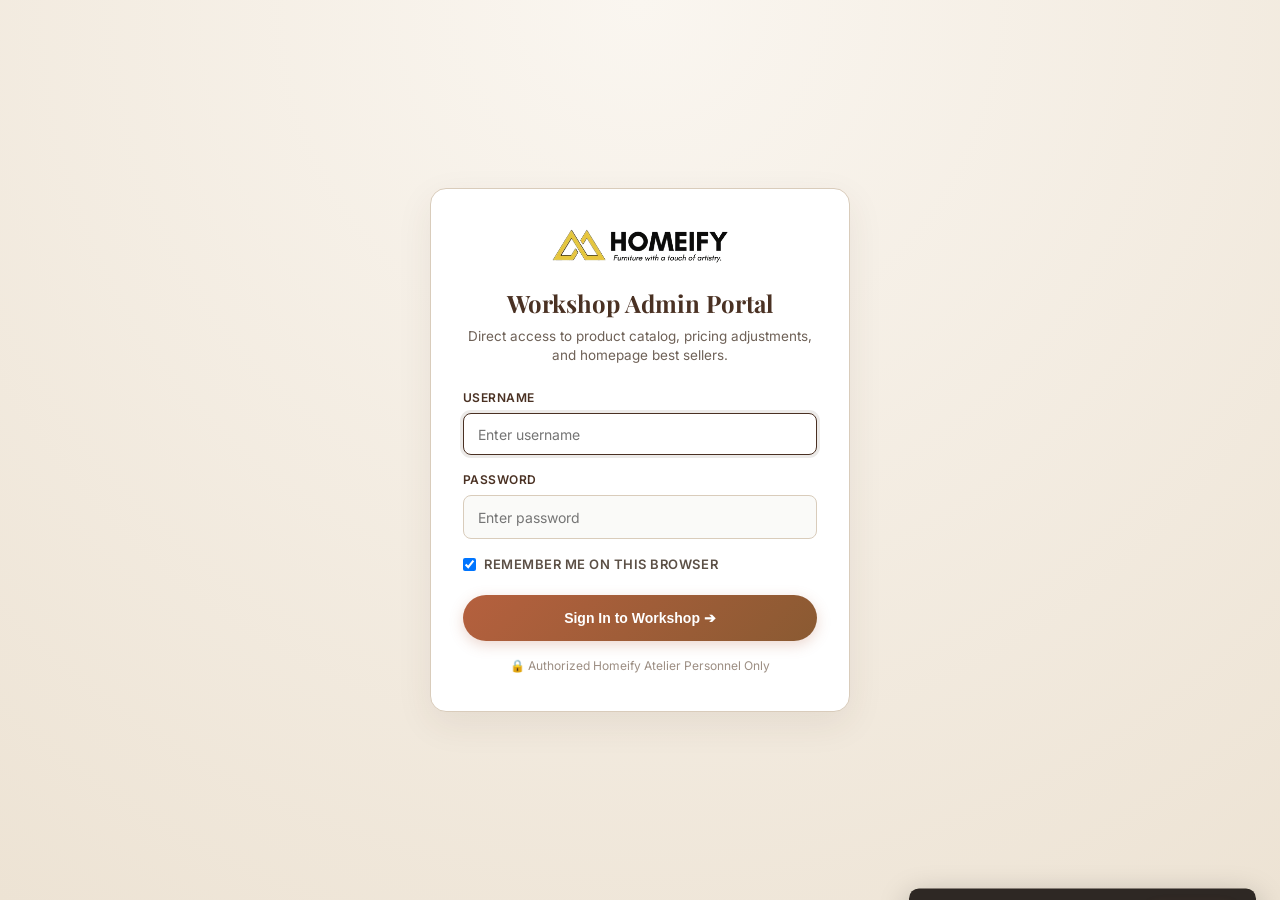
<file: admin.html>
<!DOCTYPE html>
<html lang="en">
<head>
  <meta charset="utf-8">
  <meta name="viewport" content="width=device-width, initial-scale=1">
  <title>Homeify Workshop | Admin Portal</title>
  <meta name="robots" content="noindex, nofollow">
  <link rel="icon" type="image/png" sizes="32x32" href="assets/favicon-32x32.png">
  <link rel="preconnect" href="https://fonts.googleapis.com">
  <link rel="preconnect" href="https://fonts.gstatic.com" crossorigin>
  <link href="https://fonts.googleapis.com/css2?family=Inter:wght@400;500;600;700&family=Playfair+Display:wght@600;700&display=swap" rel="stylesheet">
  <style>
    :root {
      --cream: #faf6f0;
      --sand: #f0e8dc;
      --walnut: #4a3123;
      --bronze: #8a5a32;
      --ink: #2e2824;
      --gold: #b8935a;
      --terra: #b5603e;
      --green: #2e7d32;
      --border: #d9ccbb;
      --r: 12px;
    }
    * { box-sizing: border-box; margin: 0; padding: 0; }
    body {
      font-family: 'Inter', system-ui, sans-serif;
      background: var(--cream);
      color: var(--ink);
      line-height: 1.5;
      min-height: 100vh;
    }

    /* Login Screen Container */
    #login-view {
      display: flex;
      align-items: center;
      justify-content: center;
      min-height: 100vh;
      padding: 24px 16px;
      background: radial-gradient(circle at top, #faf6f0 0%, #ede3d4 100%);
    }
    .login-card {
      background: #ffffff;
      border: 1px solid var(--border);
      border-radius: 16px;
      box-shadow: 0 12px 36px rgba(74, 49, 35, 0.08);
      width: 100%;
      max-width: 420px;
      padding: 36px 32px;
      text-align: center;
    }
    .login-brand {
      margin-bottom: 24px;
    }
    .login-brand img {
      height: 42px;
      width: auto;
      margin-bottom: 12px;
    }
    .login-title {
      font-family: 'Playfair Display', serif;
      font-size: 24px;
      color: var(--walnut);
      margin-bottom: 6px;
    }
    .login-sub {
      font-size: 13.5px;
      color: #6e6157;
      line-height: 1.4;
    }
    .login-form {
      margin-top: 24px;
      text-align: left;
    }
    .login-group {
      margin-bottom: 16px;
    }
    .login-label {
      display: block;
      font-size: 12px;
      font-weight: 600;
      color: var(--walnut);
      margin-bottom: 6px;
      text-transform: uppercase;
      letter-spacing: 0.04em;
    }
    .login-input {
      width: 100%;
      height: 44px;
      padding: 0 14px;
      border: 1px solid var(--border);
      border-radius: 8px;
      font-family: inherit;
      font-size: 14px;
      color: var(--ink);
      background: #fafaf8;
      transition: all 0.2s;
    }
    .login-input:focus {
      outline: none;
      border-color: var(--walnut);
      background: #ffffff;
      box-shadow: 0 0 0 3px rgba(74, 49, 35, 0.1);
    }
    .login-remember {
      display: flex;
      align-items: center;
      gap: 8px;
      margin-bottom: 20px;
      font-size: 13px;
      color: #5c5046;
      cursor: pointer;
    }
    .login-btn {
      width: 100%;
      height: 46px;
      border: 0;
      border-radius: 999px;
      background: linear-gradient(135deg, #b5603e 0%, #8a5a32 100%);
      color: #ffffff;
      font-weight: 700;
      font-size: 14px;
      cursor: pointer;
      transition: all 0.2s;
      box-shadow: 0 4px 14px rgba(181, 96, 62, 0.25);
    }
    .login-btn:hover {
      box-shadow: 0 6px 18px rgba(181, 96, 62, 0.4);
      transform: translateY(-1px);
    }
    .login-error {
      display: none;
      background: #ffebee;
      color: #c62828;
      border: 1px solid #ffcdd2;
      border-radius: 8px;
      padding: 10px 14px;
      font-size: 13px;
      margin-bottom: 16px;
      line-height: 1.4;
    }

    /* Admin View (Studio) */
    #admin-view {
      display: none;
      padding-bottom: 80px;
    }
    header {
      background: #ffffff;
      border-bottom: 1px solid var(--border);
      padding: 14px 24px;
      display: flex;
      align-items: center;
      justify-content: space-between;
      position: sticky;
      top: 0;
      z-index: 100;
      box-shadow: 0 2px 10px rgba(74, 49, 35, 0.05);
      flex-wrap: wrap;
      gap: 12px;
    }
    .header-brand {
      display: flex;
      align-items: center;
      gap: 14px;
    }
    .header-brand h1 {
      font-family: 'Playfair Display', serif;
      font-size: 19px;
      color: var(--walnut);
    }
    .header-controls {
      display: flex;
      align-items: center;
      gap: 12px;
      flex-wrap: wrap;
    }
    .status-pill {
      display: inline-flex;
      align-items: center;
      gap: 6px;
      padding: 6px 12px;
      border-radius: 999px;
      font-size: 12px;
      font-weight: 600;
      background: #f4ede4;
      color: var(--walnut);
      border: 1px solid var(--border);
    }
    .status-pill.online {
      background: #e8f5e9;
      color: #1b5e20;
      border-color: #c8e6c9;
    }
    .status-pill.warning {
      background: #fff8e1;
      color: #b78103;
      border-color: #ffe082;
    }
    .btn {
      display: inline-flex;
      align-items: center;
      justify-content: center;
      gap: 6px;
      min-height: 40px;
      padding: 0 18px;
      border-radius: 999px;
      background: var(--terra);
      color: #ffffff;
      font-weight: 600;
      font-size: 13.5px;
      border: 0;
      cursor: pointer;
      text-decoration: none;
      transition: all 0.2s;
    }
    .btn:hover { background: var(--bronze); }
    .btn-deploy {
      background: linear-gradient(135deg, #b5603e 0%, #8a5a32 100%);
      font-weight: 700;
      box-shadow: 0 4px 12px rgba(181, 96, 62, 0.25);
    }
    .btn-deploy:hover {
      box-shadow: 0 6px 16px rgba(181, 96, 62, 0.4);
      transform: translateY(-1px);
    }
    .btn-secondary {
      background: #ffffff;
      color: var(--walnut);
      border: 1px solid var(--border);
    }
    .btn-secondary:hover { background: var(--sand); }
    .btn-sm {
      min-height: 34px;
      padding: 0 12px;
      font-size: 12px;
    }

    .container {
      max-width: 1240px;
      margin: 28px auto;
      padding: 0 20px;
      display: flex;
      flex-direction: column;
      gap: 28px;
    }
    .card-panel {
      background: #ffffff;
      border-radius: var(--r);
      border: 1px solid var(--border);
      padding: 26px;
      box-shadow: 0 4px 16px rgba(74, 49, 35, 0.04);
    }
    .panel-header {
      display: flex;
      align-items: center;
      justify-content: space-between;
      flex-wrap: wrap;
      gap: 12px;
      margin-bottom: 20px;
      padding-bottom: 14px;
      border-bottom: 1px solid #f0e8dc;
    }
    .panel-title {
      font-family: 'Playfair Display', serif;
      font-size: 21px;
      color: var(--walnut);
    }
    .panel-desc {
      font-size: 13.5px;
      color: #6e6157;
      margin-top: 3px;
    }

    /* Best Sellers Manager Section */
    .bs-grid {
      display: grid;
      grid-template-columns: 1fr 1fr;
      gap: 24px;
    }
    @media (max-width: 900px) {
      .bs-grid { grid-template-columns: 1fr; }
    }
    .bs-list {
      display: flex;
      flex-direction: column;
      gap: 10px;
      max-height: 480px;
      overflow-y: auto;
      padding-right: 6px;
    }
    .bs-item {
      display: flex;
      align-items: center;
      justify-content: space-between;
      gap: 12px;
      padding: 10px 14px;
      background: #fafaf8;
      border: 1px solid var(--border);
      border-radius: 8px;
      transition: background 0.15s;
    }
    .bs-item:hover { background: #f5efe6; }
    .bs-item-info {
      display: flex;
      align-items: center;
      gap: 12px;
      flex: 1;
      min-width: 0;
    }
    .bs-item-num {
      font-size: 12px;
      font-weight: 700;
      color: #ffffff;
      background: var(--walnut);
      width: 24px;
      height: 24px;
      border-radius: 50%;
      display: flex;
      align-items: center;
      justify-content: center;
      flex-shrink: 0;
    }
    .bs-thumb {
      width: 44px;
      height: 44px;
      border-radius: 6px;
      object-fit: cover;
      background: var(--sand);
      flex-shrink: 0;
    }
    .bs-details { min-width: 0; }
    .bs-details b {
      display: block;
      font-size: 13.5px;
      color: var(--walnut);
      white-space: nowrap;
      overflow: hidden;
      text-overflow: ellipsis;
    }
    .bs-details span {
      font-size: 12px;
      color: #7a6c60;
    }
    .bs-actions {
      display: flex;
      align-items: center;
      gap: 4px;
      flex-shrink: 0;
    }
    .icon-btn {
      width: 30px;
      height: 30px;
      display: inline-flex;
      align-items: center;
      justify-content: center;
      border: 1px solid var(--border);
      border-radius: 6px;
      background: #ffffff;
      color: var(--walnut);
      cursor: pointer;
      font-size: 13px;
      transition: background 0.15s;
    }
    .icon-btn:hover:not(:disabled) { background: var(--sand); }
    .icon-btn:disabled { opacity: 0.35; cursor: not-allowed; }
    .icon-btn.remove:hover {
      background: #ffebee;
      color: #c62828;
      border-color: #ffcdd2;
    }

    /* Live Best Sellers Preview Rail */
    .bs-preview-rail {
      background: var(--sand);
      border-radius: var(--r);
      padding: 16px;
      display: flex;
      flex-direction: column;
      gap: 12px;
    }
    .bs-rail-scroll {
      display: flex;
      gap: 14px;
      overflow-x: auto;
      padding-bottom: 10px;
      scroll-snap-type: x mandatory;
    }
    .bs-mini-card {
      min-width: 170px;
      width: 170px;
      background: #ffffff;
      border-radius: 8px;
      overflow: hidden;
      border: 1px solid var(--border);
      flex-shrink: 0;
      scroll-snap-align: start;
      box-shadow: 0 4px 12px rgba(74, 49, 35, 0.06);
    }
    .bs-mini-card img {
      width: 100%;
      aspect-ratio: 1/1;
      object-fit: cover;
      background: #e6ded1;
    }
    .bs-mini-card .info { padding: 10px; }
    .bs-mini-card h4 {
      font-size: 12px;
      font-weight: 600;
      line-height: 1.3;
      height: 32px;
      overflow: hidden;
      display: -webkit-box;
      -webkit-line-clamp: 2;
      -webkit-box-orient: vertical;
    }
    .bs-mini-card .pr {
      margin-top: 6px;
      font-size: 13px;
      font-weight: 700;
      color: var(--walnut);
    }

    /* Form & Preview Grid */
    .grid-layout {
      display: grid;
      grid-template-columns: 1.2fr 0.8fr;
      gap: 28px;
      align-items: start;
    }
    @media (max-width: 860px) {
      .grid-layout { grid-template-columns: 1fr; }
    }
    .form-group { margin-bottom: 16px; }
    label {
      display: block;
      font-size: 12.5px;
      font-weight: 600;
      color: var(--walnut);
      margin-bottom: 5px;
      text-transform: uppercase;
      letter-spacing: 0.04em;
    }
    input[type="text"],
    input[type="number"],
    select,
    textarea {
      width: 100%;
      height: 42px;
      padding: 0 14px;
      border: 1px solid var(--border);
      border-radius: 8px;
      font-family: inherit;
      font-size: 14px;
      color: var(--ink);
      background: #fafaf8;
    }
    textarea {
      height: 86px;
      padding: 10px 14px;
      resize: vertical;
    }
    input:focus, select:focus, textarea:focus {
      outline: none;
      border-color: var(--walnut);
      background: #ffffff;
    }
    .row-2 {
      display: grid;
      grid-template-columns: 1fr 1fr;
      gap: 14px;
    }
    @media (max-width: 600px) {
      .row-2 { grid-template-columns: 1fr; }
    }
    .preview-box {
      background: var(--sand);
      padding: 20px;
      border-radius: var(--r);
      display: flex;
      flex-direction: column;
      align-items: center;
    }
    .product-card-preview {
      background: #ffffff;
      border-radius: var(--r);
      overflow: hidden;
      box-shadow: 0 8px 24px rgba(74, 49, 35, 0.12);
      width: 100%;
      max-width: 290px;
    }
    .ph {
      aspect-ratio: 1/1;
      background: #e6ded1;
      position: relative;
      overflow: hidden;
    }
    .ph img {
      width: 100%;
      height: 100%;
      object-fit: cover;
    }
    .tag {
      position: absolute;
      top: 10px;
      left: 10px;
      background: var(--gold);
      color: #fff;
      font-size: 11px;
      font-weight: 700;
      padding: 3px 8px;
      border-radius: 999px;
    }
    .card-info { padding: 14px; }
    .card-info h3 {
      font-size: 14px;
      font-weight: 600;
      min-height: 38px;
      display: -webkit-box;
      -webkit-line-clamp: 2;
      -webkit-box-orient: vertical;
      overflow: hidden;
    }
    .pr {
      margin-top: 8px;
      display: flex;
      gap: 8px;
      align-items: baseline;
    }
    .pr b { font-size: 16px; color: var(--walnut); }
    .pr s { font-size: 12px; color: #9c8e83; }
    .st { color: var(--gold); font-size: 13px; margin: 4px 0; }

    /* Catalog Table */
    .catalog-table {
      width: 100%;
      border-collapse: collapse;
      margin-top: 14px;
      background: #ffffff;
      border-radius: var(--r);
      overflow: hidden;
      border: 1px solid var(--border);
    }
    .catalog-table th, .catalog-table td {
      padding: 12px 14px;
      text-align: left;
      border-bottom: 1px solid var(--border);
      font-size: 13px;
      vertical-align: middle;
    }
    .catalog-table th {
      background: #f7f3ed;
      color: var(--walnut);
      font-weight: 600;
    }
    .thumb {
      width: 42px;
      height: 42px;
      border-radius: 6px;
      object-fit: cover;
      background: var(--sand);
      vertical-align: middle;
      margin-right: 10px;
      flex-shrink: 0;
    }
    .tbl-input {
      width: 110px;
      height: 36px;
      padding: 0 8px;
      border: 1px solid var(--border);
      border-radius: 6px;
      font-family: inherit;
      font-size: 13.5px;
      font-weight: 600;
      color: var(--walnut);
      background: #ffffff;
      transition: all 0.2s;
    }
    .tbl-input:focus {
      border-color: var(--terra);
      outline: none;
      background: #fffcf8;
      box-shadow: 0 0 0 2px rgba(181, 96, 62, 0.15);
    }
    .tbl-input.modified {
      border-color: #f59e0b;
      background: #fffdf5;
    }
    .tbl-disc {
      display: block;
      font-size: 11px;
      color: var(--terra);
      font-weight: 600;
      margin-top: 3px;
    }
    .bs-star-btn {
      display: inline-flex;
      align-items: center;
      gap: 4px;
      padding: 5px 10px;
      border-radius: 999px;
      font-size: 12px;
      font-weight: 600;
      cursor: pointer;
      border: 1px solid var(--border);
      background: #ffffff;
      color: #6e6157;
      transition: all 0.15s;
    }
    .bs-star-btn:hover {
      background: #fcf6ea;
      border-color: var(--gold);
    }
    .bs-star-btn.active {
      background: #fbf3e0;
      border-color: var(--gold);
      color: #8f6516;
      font-weight: 700;
    }
    .edit-btn {
      background: #ffffff;
      border: 1px solid var(--border);
      color: var(--walnut);
      padding: 6px 12px;
      border-radius: 6px;
      cursor: pointer;
      font-size: 12px;
      font-weight: 600;
      transition: background 0.15s;
    }
    .edit-btn:hover { background: var(--sand); }
    .del-btn {
      background: none;
      border: 1px solid #e0c5bf;
      color: #c62828;
      padding: 6px 10px;
      border-radius: 6px;
      cursor: pointer;
      font-size: 12px;
      font-weight: 600;
    }
    .del-btn:hover { background: #ffebee; }

    /* Toast Notification / Deploy Modal */
    .toast-bar {
      position: fixed;
      bottom: 24px;
      right: 24px;
      max-width: 440px;
      background: #2e2824;
      color: #ffffff;
      padding: 14px 18px;
      border-radius: 10px;
      box-shadow: 0 8px 30px rgba(0, 0, 0, 0.25);
      z-index: 1000;
      display: flex;
      align-items: center;
      justify-content: space-between;
      gap: 14px;
      transform: translateY(120%);
      transition: transform 0.3s cubic-bezier(0.16, 1, 0.3, 1);
    }
    .toast-bar.visible { transform: translateY(0); }
    .toast-bar p {
      font-size: 13.5px;
      line-height: 1.4;
      margin: 0;
    }
    .deploy-overlay {
      position: fixed;
      inset: 0;
      background: rgba(46, 40, 36, 0.6);
      backdrop-filter: blur(4px);
      z-index: 1050;
      display: flex;
      align-items: center;
      justify-content: center;
      opacity: 0;
      pointer-events: none;
      transition: opacity 0.2s;
    }
    .deploy-overlay.open {
      opacity: 1;
      pointer-events: auto;
    }
    .deploy-modal {
      background: #ffffff;
      border-radius: var(--r);
      max-width: 500px;
      width: 90%;
      padding: 30px;
      box-shadow: 0 16px 40px rgba(0,0,0,0.2);
      text-align: center;
    }
    .deploy-modal h3 {
      font-family: 'Playfair Display', serif;
      font-size: 22px;
      color: var(--walnut);
      margin-bottom: 10px;
    }
    .deploy-modal p {
      font-size: 14px;
      color: #5c5046;
      line-height: 1.5;
      margin-bottom: 20px;
    }
    .spinner {
      width: 40px;
      height: 40px;
      border: 4px solid #f0e8dc;
      border-top-color: var(--terra);
      border-radius: 50%;
      animation: spin 0.8s linear infinite;
      margin: 0 auto 16px;
    }
    @keyframes spin { to { transform: rotate(360deg); } }
  </style>
</head>
<body>

  <!-- 1. LOGIN SCREEN -->
  <section id="login-view">
    <div class="login-card">
      <div class="login-brand">
        <img src="assets/logo.webp" alt="Homeify Furniture">
        <h2 class="login-title">Workshop Admin Portal</h2>
        <p class="login-sub">Direct access to product catalog, pricing adjustments, and homepage best sellers.</p>
      </div>

      <div class="login-error" id="login-error">
        Invalid username or password. Please try again.
      </div>

      <form class="login-form" id="login-form">
        <div class="login-group">
          <label class="login-label" for="login-user">Username</label>
          <input type="text" class="login-input" id="login-user" placeholder="Enter username" autocomplete="username" required autofocus>
        </div>

        <div class="login-group">
          <label class="login-label" for="login-pass">Password</label>
          <input type="password" class="login-input" id="login-pass" placeholder="Enter password" autocomplete="current-password" required>
        </div>

        <label class="login-remember">
          <input type="checkbox" id="login-remember" checked>
          <span>Remember me on this browser</span>
        </label>

        <button type="submit" class="login-btn">Sign In to Workshop ➔</button>
      </form>
      <p style="margin-top:16px;font-size:12px;color:#9c8e83;">🔒 Authorized Homeify Atelier Personnel Only</p>
    </div>
  </section>

  <!-- 2. ADMIN STUDIO VIEW -->
  <div id="admin-view">
    <!-- Top Sticky Header -->
    <header>
      <div class="header-brand">
        <img src="assets/logo.webp" width="100" height="34" alt="Homeify" style="height:32px;width:auto;">
        <h1>Product, Price &amp; Best Sellers Studio</h1>
      </div>
      <div class="header-controls">
        <span class="status-pill" id="server-status">Detecting deploy status...</span>
        <span class="status-pill warning" id="changes-badge" style="display:none;">🟡 0 changes pending</span>
        <button id="btn-deploy-top" class="btn btn-deploy">🚀 Deploy to Website</button>
        <span class="status-pill" id="user-badge" style="background:#fff;border-color:var(--border);">👤 ameen</span>
        <button class="btn btn-secondary btn-sm" id="btn-logout" title="Sign out of Admin Portal">Sign Out</button>
        <a class="btn btn-secondary btn-sm" href="/" target="_blank">View Live Site ↗</a>
      </div>
    </header>

    <div class="container">

      <!-- Best Sellers Strip Manager -->
      <section class="card-panel">
        <div class="panel-header">
          <div>
            <h2 class="panel-title">⭐ Best Sellers Carousel Manager</h2>
            <p class="panel-desc">Manage the top showcase strip on the homepage. Use <b>▲ / ▼</b> to adjust carousel position, or toggle pieces directly in the catalog table below.</p>
          </div>
          <div style="display:flex;align-items:center;gap:10px;flex-wrap:wrap;">
            <select id="bs-add-select" style="min-width:240px;height:38px;font-size:13px;">
              <option value="">+ Add a piece to Best Sellers...</option>
            </select>
            <button id="bs-add-btn" class="btn btn-secondary btn-sm">+ Add to Carousel</button>
          </div>
        </div>

        <div class="bs-grid">
          <!-- Left: Sorted List of Best Sellers -->
          <div>
            <div style="display:flex;justify-content:space-between;align-items:center;margin-bottom:8px;">
              <label style="margin:0;">Active Best Sellers (<span id="bs-count">0</span> pieces)</label>
              <small style="color:#7a6c60;">Drag or click arrows to reorder</small>
            </div>
            <div class="bs-list" id="bs-list-container"></div>
          </div>

          <!-- Right: Live Horizontal Scroll Carousel Preview -->
          <div>
            <label style="margin-bottom:8px;">Live Carousel Preview (As seen on Homeify)</label>
            <div class="bs-preview-rail">
              <div class="bs-rail-scroll" id="bs-rail-preview"></div>
              <div style="display:flex;justify-content:space-between;font-size:11.5px;color:#7a6c60;padding-top:4px;">
                <span>← Scroll horizontally to preview cards →</span>
                <span>Position #1 appears first</span>
              </div>
            </div>
          </div>
        </div>
      </section>

      <!-- Product Editor & Live Preview Form -->
      <div class="grid-layout">
        <!-- Left Column: Add / Edit Form -->
        <section class="card-panel">
          <h2 class="panel-title" id="form-panel-title">Add New Product to Collection</h2>
          <p class="panel-desc" id="form-panel-desc">Fill out details below. The card preview updates automatically in real-time.</p>

          <form id="prod-form" style="margin-top:16px;">
            <div class="form-group">
              <label for="p-name">Product Title</label>
              <input type="text" id="p-name" placeholder="e.g. Solid Teak 6-Seater Dining Table with Cushioned Chairs" required>
            </div>

            <div class="row-2">
              <div class="form-group">
                <label for="p-room">Room / Category</label>
                <select id="p-room">
                  <option value="living">Living Room</option>
                  <option value="bedroom">Bedroom</option>
                  <option value="dining">Dining</option>
                  <option value="office">Office</option>
                  <option value="custom">Custom Woodwork</option>
                </select>
              </div>
              <div class="form-group">
                <label for="p-mat">Primary Material</label>
                <select id="p-mat">
                  <option value="natural-wood">Solid Teak &amp; Rosewood</option>
                  <option value="engineered">Reinforced Engineered Wood</option>
                  <option value="fabric">Upholstery &amp; Cane Weave</option>
                  <option value="metal">Architectural Metal</option>
                </select>
              </div>
            </div>

            <div class="row-2">
              <div class="form-group">
                <label for="p-price">Factory Offer Price (₹)</label>
                <input type="number" id="p-price" placeholder="45000" min="0" required>
              </div>
              <div class="form-group">
                <label for="p-mrp">Showroom Benchmark MRP (₹)</label>
                <input type="number" id="p-mrp" placeholder="62000" min="0" required>
              </div>
            </div>

            <div class="form-group">
              <label for="p-img">Image File Path</label>
              <input type="text" id="p-img" placeholder="assets/p/my-product.webp" required>
              <small style="color:#7a6c60;font-size:12px;margin-top:4px;display:block;">
                Or select photo to preview: <input type="file" id="p-file" accept="image/*" style="font-size:12px;margin-top:4px;">
              </small>
            </div>

            <div class="row-2">
              <div class="form-group">
                <label for="p-rating">Customer Rating</label>
                <select id="p-rating">
                  <option value="5">★★★★★ (5.0 Stars)</option>
                  <option value="4.5">★★★★½ (4.5 Stars)</option>
                  <option value="4">★★★★☆ (4.0 Stars)</option>
                  <option value="0">No reviews yet (Hide stars)</option>
                </select>
              </div>
              <div class="form-group">
                <label for="p-id">Custom Slug / ID (Optional)</label>
                <input type="text" id="p-id" placeholder="auto-generated from title">
              </div>
            </div>

            <div class="form-group">
              <label for="p-desc">Product Description &amp; Guarantee</label>
              <textarea id="p-desc" placeholder="Handcrafted from seasoned mature Kerala teak with mortise-and-tenon joints. Backed by Homeify's 5-year workshop warranty with free delivery and installation."></textarea>
            </div>

            <div style="display:flex;gap:12px;flex-wrap:wrap;margin-top:20px;">
              <button type="submit" id="btn-submit" class="btn" style="flex:1;">+ Add to Catalog</button>
              <button type="button" id="btn-reset" class="btn btn-secondary">Reset Form</button>
            </div>
          </form>
        </section>

        <!-- Right Column: Card Preview & Export Actions -->
        <section class="card-panel">
          <h2 class="panel-title">Live Card Preview</h2>
          <p class="panel-desc">Exactly how customers view your piece on desktop and mobile.</p>

          <div class="preview-box" style="margin-top:16px;">
            <article class="product-card-preview" id="card-preview">
              <div class="ph">
                <img id="prev-img" src="assets/hero.webp" alt="Preview Image">
                <span class="tag" id="prev-tag">Save 27%</span>
              </div>
              <div class="card-info">
                <h3 id="prev-title">Solid Teak 6-Seater Dining Table</h3>
                <div class="st" id="prev-stars">★★★★★</div>
                <div class="pr">
                  <b id="prev-price">₹45,000</b>
                  <s id="prev-mrp">₹62,000</s>
                </div>
              </div>
            </article>
          </div>

          <div style="margin-top:24px;display:flex;flex-direction:column;gap:10px;">
            <button id="btn-deploy-side" class="btn btn-deploy" style="width:100%;">
              🚀 Deploy All Changes to Live Website
            </button>
            <div style="display:flex;gap:8px;">
              <button id="btn-download-products" class="btn btn-secondary btn-sm" style="flex:1;">
                📥 Download products.json
              </button>
              <button id="btn-download-highlights" class="btn btn-secondary btn-sm" style="flex:1;">
                📥 Download highlights.json
              </button>
            </div>
            <button id="btn-gh-token" class="btn btn-secondary btn-sm" style="margin-top:4px;font-size:11.5px;color:#7a6c60;">
              ⚙️ Cloud Deploy GitHub Token (Optional)
            </button>
          </div>
        </section>
      </div>

      <!-- Workshop Catalog & Price Editor Table -->
      <section class="card-panel">
        <div class="panel-header">
          <div>
            <h2 class="panel-title">Workshop Catalog &amp; Quick Price Editor (<span id="cat-count">0</span> pieces)</h2>
            <p class="panel-desc">Edit Factory Price and MRP directly in the table below. Click <b>★ Best Seller</b> to add/remove a piece from the homepage carousel.</p>
          </div>
          <input type="text" id="cat-search" placeholder="Search pieces by name or ID..." style="max-width:280px;height:38px;">
        </div>

        <div style="overflow-x:auto;">
          <table class="catalog-table">
            <thead>
              <tr>
                <th style="min-width:220px;">Piece</th>
                <th>Category</th>
                <th>Material</th>
                <th style="min-width:130px;">Factory Price (₹)</th>
                <th style="min-width:140px;">Showroom MRP (₹)</th>
                <th style="min-width:130px;">Best Seller Strip</th>
                <th style="min-width:120px;">Actions</th>
              </tr>
            </thead>
            <tbody id="catalog-rows"></tbody>
          </table>
        </div>
      </section>

    </div>
  </div>

  <!-- Toast Bar for Live Price Changes -->
  <div class="toast-bar" id="toast-bar">
    <p id="toast-msg">Price updated. Ready to deploy.</p>
    <button class="btn btn-sm btn-deploy" id="toast-deploy-btn">Deploy Now</button>
  </div>

  <!-- Deploy Progress & Result Modal -->
  <div class="deploy-overlay" id="deploy-modal">
    <div class="deploy-modal">
      <div id="deploy-spinner" class="spinner"></div>
      <h3 id="deploy-title">Deploying to Live Website...</h3>
      <p id="deploy-status">Saving products.json and highlights.json, committing changes to GitHub, and triggering live Vercel deployment.</p>
      <div id="deploy-actions" style="display:none;gap:10px;justify-content:center;">
        <a class="btn btn-deploy" id="deploy-view-link" href="/" target="_blank">View Live Website ↗</a>
        <button class="btn btn-secondary" id="deploy-close-btn">Close</button>
      </div>
    </div>
  </div>

  <script>
    (function() {
      // ----------------------------------------------------
      // AUTHENTICATION LOGIC (ameen / homeify)
      // ----------------------------------------------------
      const AUTH_USER = 'ameen';
      const AUTH_PASS = 'homeify';

      const loginView = document.getElementById('login-view');
      const adminView = document.getElementById('admin-view');
      const loginForm = document.getElementById('login-form');
      const loginUser = document.getElementById('login-user');
      const loginPass = document.getElementById('login-pass');
      const loginRemember = document.getElementById('login-remember');
      const loginError = document.getElementById('login-error');
      const btnLogout = document.getElementById('btn-logout');

      function isAuthenticated() {
        return sessionStorage.getItem('homeify_auth') === 'ameen' || localStorage.getItem('homeify_auth') === 'ameen';
      }

      function showAdminStudio() {
        loginView.style.display = 'none';
        adminView.style.display = 'block';
        initStudio();
      }

      function showLoginScreen() {
        loginView.style.display = 'flex';
        adminView.style.display = 'none';
        loginUser.value = '';
        loginPass.value = '';
        loginError.style.display = 'none';
      }

      loginForm.addEventListener('submit', e => {
        e.preventDefault();
        const u = loginUser.value.trim().toLowerCase();
        const p = loginPass.value;

        if (u === AUTH_USER && p === AUTH_PASS) {
          sessionStorage.setItem('homeify_auth', 'ameen');
          if (loginRemember.checked) {
            localStorage.setItem('homeify_auth', 'ameen');
          }
          loginError.style.display = 'none';
          showAdminStudio();
        } else {
          loginError.style.display = 'block';
          loginPass.value = '';
          loginPass.focus();
        }
      });

      btnLogout.addEventListener('click', () => {
        sessionStorage.removeItem('homeify_auth');
        localStorage.removeItem('homeify_auth');
        showLoginScreen();
      });

      // Initial check
      if (isAuthenticated()) {
        showAdminStudio();
      } else {
        showLoginScreen();
      }

      // ----------------------------------------------------
      // STUDIO APPLICATION LOGIC
      // ----------------------------------------------------
      let studioInitialized = false;
      let catalog = [];
      let highlights = [];
      let editingId = null;
      let pendingChanges = 0;
      let serverAvailable = false;

      const formatR = n => '₹' + Number(n || 0).toLocaleString('en-IN');
      const slugify = text => text.toString().toLowerCase().trim().replace(/[\s\W-]+/g, '-').replace(/^-+|-+$/g, '');

      // DOM Elements
      const serverStatusEl = document.getElementById('server-status');
      const changesBadgeEl = document.getElementById('changes-badge');
      const btnDeployTop = document.getElementById('btn-deploy-top');
      const btnDeploySide = document.getElementById('btn-deploy-side');
      const toastBar = document.getElementById('toast-bar');
      const toastMsg = document.getElementById('toast-msg');
      const toastDeployBtn = document.getElementById('toast-deploy-btn');
      const deployModal = document.getElementById('deploy-modal');
      const deploySpinner = document.getElementById('deploy-spinner');
      const deployTitle = document.getElementById('deploy-title');
      const deployStatus = document.getElementById('deploy-status');
      const deployActions = document.getElementById('deploy-actions');
      const deployCloseBtn = document.getElementById('deploy-close-btn');

      // Best Sellers elements
      const bsListContainer = document.getElementById('bs-list-container');
      const bsRailPreview = document.getElementById('bs-rail-preview');
      const bsCount = document.getElementById('bs-count');
      const bsAddSelect = document.getElementById('bs-add-select');
      const bsAddBtn = document.getElementById('bs-add-btn');

      // Form Elements
      const fName = document.getElementById('p-name');
      const fRoom = document.getElementById('p-room');
      const fMat = document.getElementById('p-mat');
      const fPrice = document.getElementById('p-price');
      const fMrp = document.getElementById('p-mrp');
      const fImg = document.getElementById('p-img');
      const fFile = document.getElementById('p-file');
      const fRating = document.getElementById('p-rating');
      const fId = document.getElementById('p-id');
      const fDesc = document.getElementById('p-desc');
      const form = document.getElementById('prod-form');
      const submitBtn = document.getElementById('btn-submit');
      const panelTitle = document.getElementById('form-panel-title');
      const panelDesc = document.getElementById('form-panel-desc');

      // Preview Elements
      const prevTitle = document.getElementById('prev-title');
      const prevPrice = document.getElementById('prev-price');
      const prevMrp = document.getElementById('prev-mrp');
      const prevTag = document.getElementById('prev-tag');
      const prevStars = document.getElementById('prev-stars');
      const prevImg = document.getElementById('prev-img');

      function initStudio() {
        if (studioInitialized) return;
        studioInitialized = true;

        checkServerStatus();
        setInterval(checkServerStatus, 15000);

        const cacheBust = '?v=' + Date.now();
        Promise.all([
          fetch('products.json' + cacheBust, { cache: 'no-store' }).then(r => r.json()),
          fetch('highlights.json' + cacheBust, { cache: 'no-store' }).then(r => r.json())
        ])
        .then(([productsData, highlightsData]) => {
          catalog = productsData;
          highlights = highlightsData || [];
          updatePreview();
          renderCatalogTable();
          renderBestSellers();
        })
        .catch(err => {
          console.error('Error loading data:', err);
        });
      }

      function checkServerStatus() {
        // Try local backend API if available
        fetch('/api/status')
          .then(r => r.json())
          .then(data => {
            if (data.online) {
              serverAvailable = true;
              serverStatusEl.className = 'status-pill online';
              serverStatusEl.innerHTML = `🟢 Local Deploy Bridge Connected`;
            }
          })
          .catch(() => {
            serverAvailable = false;
            const hasGhToken = !!localStorage.getItem('homeify_gh_token');
            if (hasGhToken) {
              serverStatusEl.className = 'status-pill online';
              serverStatusEl.innerHTML = `🟢 Cloud GitHub Deploy Active`;
            } else {
              serverStatusEl.className = 'status-pill';
              serverStatusEl.innerHTML = `🌐 Live Production Mode`;
            }
          });
      }

      function markChange(description) {
        pendingChanges++;
        changesBadgeEl.style.display = 'inline-flex';
        changesBadgeEl.textContent = `🟡 ${pendingChanges} changes pending`;

        showToast(description + ' Ready to deploy to website.');
      }

      function showToast(msg) {
        toastMsg.textContent = msg;
        toastBar.classList.add('visible');
        clearTimeout(toastBar._timer);
        toastBar._timer = setTimeout(() => {
          toastBar.classList.remove('visible');
        }, 6000);
      }

      function updatePreview() {
        const title = fName.value.trim() || 'Solid Teak 6-Seater Dining Table';
        const price = Number(fPrice.value) || 45000;
        const mrp = Number(fMrp.value) || 62000;
        const rating = Number(fRating.value) || 5;

        prevTitle.textContent = title;
        prevPrice.textContent = formatR(price);

        if (mrp > price) {
          const discount = Math.round(((mrp - price) / mrp) * 100);
          prevMrp.textContent = formatR(mrp);
          prevMrp.style.display = 'inline';
          prevTag.textContent = 'Save ' + discount + '%';
          prevTag.style.display = 'inline-block';
        } else {
          prevMrp.style.display = 'none';
          prevTag.style.display = 'none';
        }

        prevStars.textContent = rating > 0 ? '★'.repeat(Math.round(rating)) + '☆'.repeat(5 - Math.round(rating)) : '';
      }

      [fName, fPrice, fMrp, fRating].forEach(el => el.addEventListener('input', updatePreview));

      fName.addEventListener('blur', () => {
        if (!editingId && !fId.value.trim() && fName.value.trim()) {
          const slug = slugify(fName.value).slice(0, 36);
          fId.value = slug;
          if (!fImg.value.trim()) fImg.value = 'assets/p/' + slug + '.webp';
        }
      });

      fFile.addEventListener('change', e => {
        const file = e.target.files[0];
        if (file) {
          const reader = new FileReader();
          reader.onload = ev => { prevImg.src = ev.target.result; };
          reader.readAsDataURL(file);
          if (!fImg.value.trim()) {
            fImg.value = 'assets/p/' + slugify(file.name.replace(/\.[^/.]+$/, '')) + '.webp';
          }
        }
      });

      fImg.addEventListener('input', () => {
        if (fImg.value.trim()) {
          prevImg.src = fImg.value.trim();
        }
      });

      form.addEventListener('submit', e => {
        e.preventDefault();

        const name = fName.value.trim();
        const price = Number(fPrice.value);
        const mrp = Number(fMrp.value);
        const room = fRoom.value;
        const mat = fMat.value;
        const img = fImg.value.trim() || 'assets/hero.webp';
        const rating = Number(fRating.value) || null;
        const desc = fDesc.value.trim();
        const id = fId.value.trim() || slugify(name) || ('item-' + Date.now());

        if (editingId) {
          const idx = catalog.findIndex(p => p.id === editingId);
          if (idx >= 0) {
            catalog[idx] = {
              ...catalog[idx],
              id, name, room, mat, price, mrp, img, rating, desc
            };
            markChange(`Updated details for "${name}".`);
          }
          editingId = null;
          panelTitle.textContent = 'Add New Product to Collection';
          panelDesc.textContent = 'Fill out details below. The card preview updates automatically in real-time.';
          submitBtn.textContent = '+ Add to Catalog';
          form.reset();
          updatePreview();
        } else {
          const newProduct = {
            id, name, room, mat, price, mrp, img, w: 800, h: 800, rating, desc
          };
          catalog.unshift(newProduct);
          markChange(`Added "${name}" to catalog.`);
          form.reset();
          updatePreview();
        }

        renderCatalogTable(document.getElementById('cat-search').value);
        renderBestSellers();
      });

      function renderBestSellers() {
        bsCount.textContent = highlights.length;

        const unusedProducts = catalog.filter(p => !highlights.includes(p.id));
        bsAddSelect.innerHTML = '<option value="">+ Add a piece to Best Sellers...</option>' +
          unusedProducts.map(p => `<option value="${p.id}">${p.name} (${formatR(p.price)})</option>`).join('');

        if (highlights.length === 0) {
          bsListContainer.innerHTML = '<div style="padding:20px;text-align:center;color:#7a6c60;font-size:13px;">No best sellers selected yet. Add pieces from the catalog below.</div>';
          bsRailPreview.innerHTML = '<div style="padding:20px;color:#7a6c60;font-size:13px;">No active best sellers to preview.</div>';
          return;
        }

        const bsProducts = highlights.map(id => catalog.find(p => p.id === id)).filter(Boolean);

        bsListContainer.innerHTML = bsProducts.map((p, idx) => `
          <div class="bs-item" data-id="${p.id}">
            <div class="bs-item-info">
              <span class="bs-item-num">#${idx + 1}</span>
              <img src="${p.img}" class="bs-thumb" alt="">
              <div class="bs-details">
                <b>${p.name}</b>
                <span>${formatR(p.price)} &bull; ${p.room}</span>
              </div>
            </div>
            <div class="bs-actions">
              <button class="icon-btn" data-bs-move="up" data-idx="${idx}" ${idx === 0 ? 'disabled' : ''} title="Move Earlier in Strip">▲</button>
              <button class="icon-btn" data-bs-move="down" data-idx="${idx}" ${idx === bsProducts.length - 1 ? 'disabled' : ''} title="Move Later in Strip">▼</button>
              <button class="icon-btn remove" data-bs-remove="${p.id}" title="Remove from Best Sellers">✕</button>
            </div>
          </div>
        `).join('');

        bsRailPreview.innerHTML = bsProducts.map(p => {
          const disc = p.mrp > p.price ? Math.round(((p.mrp - p.price) / p.mrp) * 100) : 0;
          return `
            <div class="bs-mini-card">
              <img src="${p.img}" alt="${p.name}">
              <div class="info">
                <h4>${p.name}</h4>
                <div class="pr">
                  <span>${formatR(p.price)}</span>
                  ${disc > 0 ? `<span style="font-size:11px;color:var(--terra);font-weight:600;margin-left:4px;">-${disc}%</span>` : ''}
                </div>
              </div>
            </div>
          `;
        }).join('');
      }

      bsAddBtn.addEventListener('click', () => {
        const id = bsAddSelect.value;
        if (id && !highlights.includes(id)) {
          highlights.push(id);
          const p = catalog.find(x => x.id === id);
          markChange(`Added "${p ? p.name : id}" to Best Sellers.`);
          renderBestSellers();
          renderCatalogTable(document.getElementById('cat-search').value);
        }
      });

      bsListContainer.addEventListener('click', e => {
        const moveBtn = e.target.closest('[data-bs-move]');
        if (moveBtn) {
          const dir = moveBtn.dataset.bsMove;
          const idx = Number(moveBtn.dataset.idx);
          if (dir === 'up' && idx > 0) {
            const temp = highlights[idx - 1];
            highlights[idx - 1] = highlights[idx];
            highlights[idx] = temp;
            markChange('Reordered Best Sellers strip.');
            renderBestSellers();
          } else if (dir === 'down' && idx < highlights.length - 1) {
            const temp = highlights[idx + 1];
            highlights[idx + 1] = highlights[idx];
            highlights[idx] = temp;
            markChange('Reordered Best Sellers strip.');
            renderBestSellers();
          }
          return;
        }

        const removeBtn = e.target.closest('[data-bs-remove]');
        if (removeBtn) {
          const id = removeBtn.dataset.bsRemove;
          highlights = highlights.filter(x => x !== id);
          const p = catalog.find(x => x.id === id);
          markChange(`Removed "${p ? p.name : id}" from Best Sellers.`);
          renderBestSellers();
          renderCatalogTable(document.getElementById('cat-search').value);
        }
      });

      function renderCatalogTable(filter = '') {
        const rows = document.getElementById('catalog-rows');
        const count = document.getElementById('cat-count');
        const query = (filter || '').toLowerCase();

        const list = catalog.filter(p => !query || (p.name + ' ' + p.id + ' ' + p.room).toLowerCase().includes(query));
        count.textContent = list.length;

        rows.innerHTML = list.map(p => {
          const disc = p.mrp > p.price ? Math.round(((p.mrp - p.price) / p.mrp) * 100) : 0;
          const isBestSeller = highlights.includes(p.id);

          return `
            <tr data-row-id="${p.id}">
              <td>
                <div style="display:flex;align-items:center;">
                  <img src="${p.img}" class="thumb" alt="">
                  <div>
                    <b>${p.name}</b>
                    <div style="font-size:12px;color:#7a6c60;">ID: ${p.id}</div>
                  </div>
                </div>
              </td>
              <td><span style="text-transform:capitalize;">${p.room}</span></td>
              <td>${p.mat}</td>
              <td>
                <div style="display:flex;align-items:center;gap:4px;">
                  <span style="font-size:13px;font-weight:600;color:var(--walnut);">₹</span>
                  <input type="number" class="tbl-input price-input" data-id="${p.id}" data-field="price" value="${p.price}" min="0" title="Edit Factory Offer Price">
                </div>
              </td>
              <td>
                <div style="display:flex;align-items:center;gap:4px;">
                  <span style="font-size:13px;font-weight:600;color:#9c8e83;">₹</span>
                  <input type="number" class="tbl-input mrp-input" data-id="${p.id}" data-field="mrp" value="${p.mrp}" min="0" title="Edit Showroom MRP">
                </div>
                <span class="tbl-disc" id="disc-${p.id}">${disc > 0 ? (disc + '% off') : 'No discount'}</span>
              </td>
              <td>
                <button type="button" class="bs-star-btn ${isBestSeller ? 'active' : ''}" data-bs-toggle="${p.id}">
                  ${isBestSeller ? '★ Best Seller' : '☆ Add to Best'}
                </button>
              </td>
              <td>
                <div style="display:flex;align-items:center;gap:4px;">
                  <button type="button" class="edit-btn" data-edit="${p.id}" title="Edit All Details">✏️ Edit</button>
                  <button type="button" class="del-btn" data-del="${p.id}" title="Delete Piece">✕</button>
                </div>
              </td>
            </tr>
          `;
        }).join('');
      }

      document.getElementById('cat-search').addEventListener('input', e => {
        renderCatalogTable(e.target.value);
      });

      document.getElementById('catalog-rows').addEventListener('input', e => {
        const input = e.target.closest('.price-input, .mrp-input');
        if (input) {
          const id = input.dataset.id;
          const field = input.dataset.field;
          const val = Number(input.value);
          const p = catalog.find(x => x.id === id);
          if (p && !isNaN(val)) {
            p[field] = val;
            input.classList.add('modified');

            const discSpan = document.getElementById('disc-' + id);
            if (discSpan) {
              const disc = p.mrp > p.price ? Math.round(((p.mrp - p.price) / p.mrp) * 100) : 0;
              discSpan.textContent = disc > 0 ? (disc + '% off') : 'No discount';
            }

            markChange(`Price for "${p.name}" updated to ${formatR(p.price)}.`);
            renderBestSellers();
          }
        }
      });

      document.getElementById('catalog-rows').addEventListener('click', e => {
        const bsToggle = e.target.closest('[data-bs-toggle]');
        if (bsToggle) {
          const id = bsToggle.dataset.bsToggle;
          const p = catalog.find(x => x.id === id);
          if (highlights.includes(id)) {
            highlights = highlights.filter(x => x !== id);
            bsToggle.classList.remove('active');
            bsToggle.textContent = '☆ Add to Best';
            markChange(`Removed "${p ? p.name : id}" from Best Sellers.`);
          } else {
            highlights.push(id);
            bsToggle.classList.add('active');
            bsToggle.textContent = '★ Best Seller';
            markChange(`Added "${p ? p.name : id}" to Best Sellers.`);
          }
          renderBestSellers();
          return;
        }

        const editBtn = e.target.closest('[data-edit]');
        if (editBtn) {
          const id = editBtn.dataset.edit;
          const p = catalog.find(x => x.id === id);
          if (p) {
            editingId = p.id;
            fName.value = p.name;
            fRoom.value = p.room;
            fMat.value = p.mat;
            fPrice.value = p.price;
            fMrp.value = p.mrp;
            fImg.value = p.img;
            fRating.value = p.rating || 0;
            fId.value = p.id;
            fDesc.value = p.desc || '';
            panelTitle.textContent = 'Edit Product: ' + p.name;
            panelDesc.textContent = 'Update details below and click "Save Product Changes".';
            submitBtn.textContent = '💾 Save Product Changes';
            updatePreview();
            window.scrollTo({ top: 0, behavior: 'smooth' });
          }
          return;
        }

        const delBtn = e.target.closest('[data-del]');
        if (delBtn) {
          const id = delBtn.dataset.del;
          if (confirm('Are you sure you want to remove this piece from the catalog?')) {
            catalog = catalog.filter(p => p.id !== id);
            highlights = highlights.filter(x => x !== id);
            renderCatalogTable(document.getElementById('cat-search').value);
            renderBestSellers();
            markChange('Removed piece from catalog.');
          }
        }
      });

      document.getElementById('btn-reset').addEventListener('click', () => {
        editingId = null;
        form.reset();
        panelTitle.textContent = 'Add New Product to Collection';
        panelDesc.textContent = 'Fill out details below. The card preview updates automatically in real-time.';
        submitBtn.textContent = '+ Add to Catalog';
        updatePreview();
      });

      // ----------------------------------------------------
      // DEPLOYMENT PIPELINE
      // ----------------------------------------------------
      async function deployViaGitHubAPI(token) {
        const repo = 'AmeeNafih/Homeify-Furniture-Website';
        const headers = {
          'Authorization': `Bearer ${token}`,
          'Accept': 'application/vnd.github+json',
          'Content-Type': 'application/json'
        };

        // 1. Update products.json (merging local edits with remote catalog to preserve all workshop products)
        const pRes = await fetch(`https://api.github.com/repos/${repo}/contents/products.json`, { headers });
        if (!pRes.ok) throw new Error('Could not access products.json on GitHub: ' + pRes.statusText);
        const pData = await pRes.json();
        
        let mergedCatalog = catalog;
        try {
          const remoteStr = decodeURIComponent(escape(atob(pData.content.replace(/\s/g, ''))));
          const remoteProducts = JSON.parse(remoteStr);
          if (Array.isArray(remoteProducts)) {
            const localMap = new Map(catalog.map(p => [p.id, p]));
            mergedCatalog = remoteProducts.map(rp => {
              const local = localMap.get(rp.id);
              if (local) {
                localMap.delete(rp.id);
                return { ...rp, price: local.price, mrp: local.mrp, badge: local.badge || rp.badge };
              }
              return rp;
            });
            for (const remaining of localMap.values()) {
              mergedCatalog.push(remaining);
            }
            catalog = mergedCatalog;
          }
        } catch (e) {
          console.warn('Could not merge with remote products.json, using local:', e);
        }

        const pContentBase64 = btoa(unescape(encodeURIComponent(JSON.stringify(mergedCatalog, null, 2) + '\n')));

        await fetch(`https://api.github.com/repos/${repo}/contents/products.json`, {
          method: 'PUT',
          headers,
          body: JSON.stringify({
            message: 'Update catalog prices via Live Workshop Admin',
            content: pContentBase64,
            sha: pData.sha,
            branch: 'main'
          })
        });

        // 2. Update highlights.json
        const hRes = await fetch(`https://api.github.com/repos/${repo}/contents/highlights.json`, { headers });
        if (hRes.ok) {
          const hData = await hRes.json();
          const hContentBase64 = btoa(unescape(encodeURIComponent(JSON.stringify(highlights, null, 2) + '\n')));
          await fetch(`https://api.github.com/repos/${repo}/contents/highlights.json`, {
            method: 'PUT',
            headers,
            body: JSON.stringify({
              message: 'Update best sellers carousel via Live Workshop Admin',
              content: hContentBase64,
              sha: hData.sha,
              branch: 'main'
            })
          });
        }
      }

      async function executeDeploy() {
        deployModal.classList.add('open');
        deploySpinner.style.display = 'block';
        deployActions.style.display = 'none';
        deployTitle.textContent = 'Deploying Changes to Live Website...';
        deployStatus.textContent = 'Saving catalog & best sellers, committing to GitHub, and triggering Vercel build...';

        // Check if local server endpoint exists
        if (serverAvailable) {
          fetch('/api/deploy', {
            method: 'POST',
            headers: { 'Content-Type': 'application/json' },
            body: JSON.stringify({
              products: catalog,
              highlights: highlights
            })
          })
          .then(r => r.json())
          .then(res => {
            deploySpinner.style.display = 'none';
            deployActions.style.display = 'flex';
            if (res.success) {
              deployTitle.textContent = '🎉 Deployed Successfully!';
              deployStatus.innerHTML = `
                <b>${res.message}</b><br><br>
                ${res.commit ? `<span style="font-family:monospace;background:#f0e8dc;padding:3px 8px;border-radius:4px;">Git Commit: ${res.commit}</span><br><br>` : ''}
                Vercel takes approximately 15–30 seconds to refresh the live site.
              `;
              pendingChanges = 0;
              changesBadgeEl.style.display = 'none';
              document.querySelectorAll('.tbl-input.modified').forEach(el => el.classList.remove('modified'));
              toastBar.classList.remove('visible');
            } else {
              deployTitle.textContent = '⚠️ Deployment Notice';
              deployStatus.innerHTML = `<b>Error:</b> ${res.error || 'Server error'}`;
            }
          })
          .catch(() => tryCloudDeploy());
        } else {
          tryCloudDeploy();
        }
      }

      async function tryCloudDeploy() {
        const ghToken = localStorage.getItem('homeify_gh_token');
        if (ghToken) {
          try {
            await deployViaGitHubAPI(ghToken);
            deploySpinner.style.display = 'none';
            deployActions.style.display = 'flex';
            deployTitle.textContent = '🎉 Deployed Successfully via GitHub!';
            deployStatus.innerHTML = `
              <b>Catalog and Best Sellers successfully committed directly to GitHub!</b><br><br>
              Vercel is now building and deploying your changes to <code>https://homeifyfurniture.in</code> (~15–30 seconds).
            `;
            pendingChanges = 0;
            changesBadgeEl.style.display = 'none';
            document.querySelectorAll('.tbl-input.modified').forEach(el => el.classList.remove('modified'));
            toastBar.classList.remove('visible');
          } catch (err) {
            deploySpinner.style.display = 'none';
            deployActions.style.display = 'flex';
            deployTitle.textContent = '⚠️ GitHub Cloud Deploy Error';
            deployStatus.innerHTML = `<b>Error:</b> ${err.message}<br><br>Please check your token or download updated files below.`;
          }
        } else {
          deploySpinner.style.display = 'none';
          deployActions.style.display = 'flex';
          deployTitle.textContent = '🌐 Live Web Deploy Setup';
          deployStatus.innerHTML = `
            You are using the admin portal on the live web.<br><br>
            <b>Option 1: Direct 1-Click Cloud Deploy:</b> Set your GitHub Personal Access Token using the <b>"⚙️ Cloud Deploy GitHub Token"</b> button below.<br><br>
            <b>Option 2: Instant Download:</b> Click <b>"Download products.json"</b> and <b>"Download highlights.json"</b> to save your changes locally.
          `;
        }
      }

      document.getElementById('btn-gh-token').addEventListener('click', () => {
        const current = localStorage.getItem('homeify_gh_token') || '';
        const token = prompt('Enter your GitHub Personal Access Token (classic with repo scope, or fine-grained with Contents read/write) to enable 1-click cloud deploy from anywhere:', current);
        if (token !== null) {
          if (token.trim()) {
            localStorage.setItem('homeify_gh_token', token.trim());
            alert('✓ GitHub Token saved in your browser! You can now deploy live with 1 click.');
            checkServerStatus();
          } else {
            localStorage.removeItem('homeify_gh_token');
            alert('GitHub Token removed.');
            checkServerStatus();
          }
        }
      });

      btnDeployTop.addEventListener('click', executeDeploy);
      btnDeploySide.addEventListener('click', executeDeploy);
      toastDeployBtn.addEventListener('click', executeDeploy);
      deployCloseBtn.addEventListener('click', () => {
        deployModal.classList.remove('open');
      });

      function downloadFile(content, filename) {
        const blob = new Blob([content], { type: 'application/json' });
        const url = URL.createObjectURL(blob);
        const a = document.createElement('a');
        a.href = url;
        a.download = filename;
        document.body.appendChild(a);
        a.click();
        document.body.removeChild(a);
        URL.revokeObjectURL(url);
      }

      document.getElementById('btn-download-products').addEventListener('click', () => {
        downloadFile(JSON.stringify(catalog, null, 2), 'products.json');
      });

      document.getElementById('btn-download-highlights').addEventListener('click', () => {
        downloadFile(JSON.stringify(highlights, null, 2), 'highlights.json');
      });

    })();
  </script>
</body>
</html>
</file>
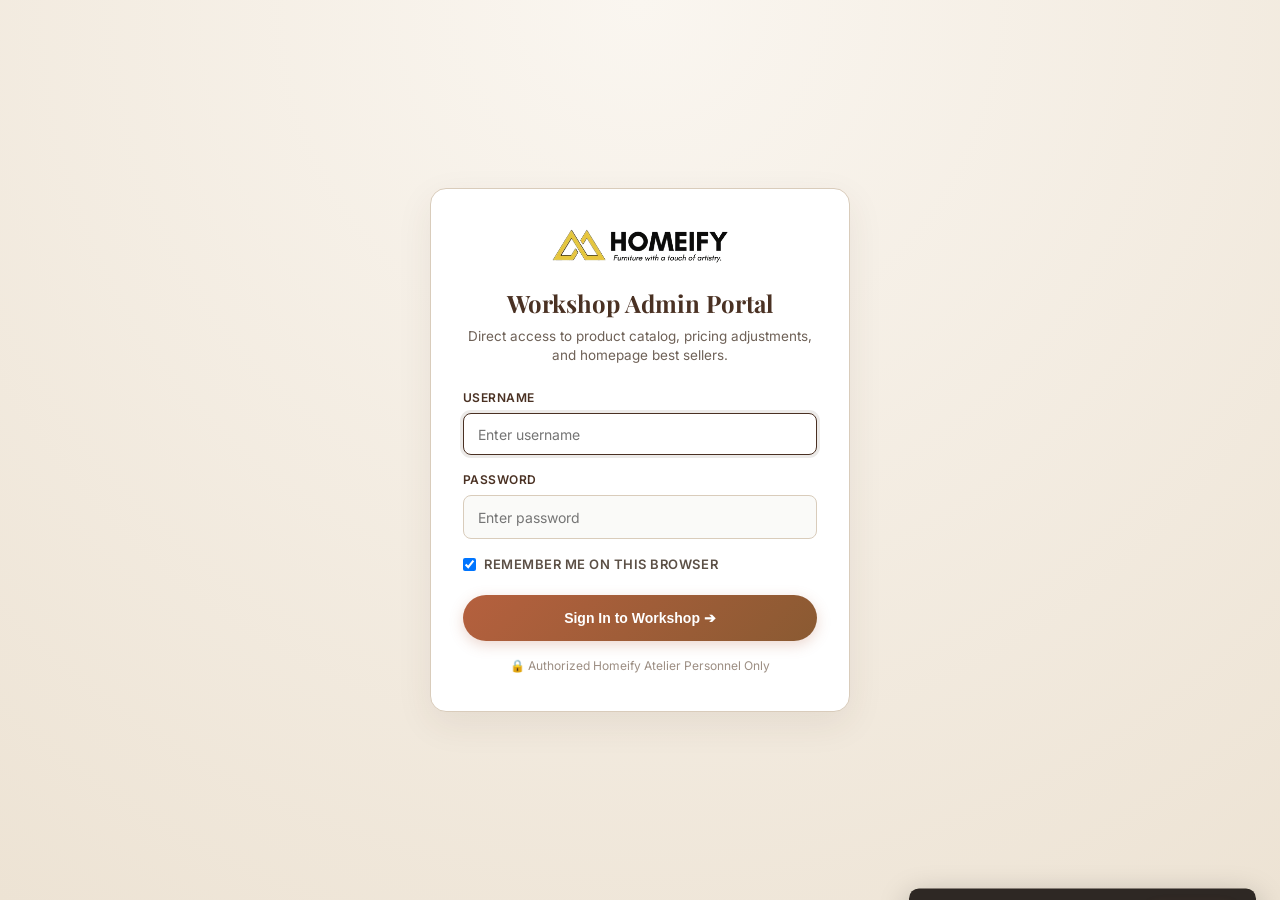
<file: tools/admin.html>
<!DOCTYPE html>
<html lang="en">
<head>
  <meta charset="utf-8">
  <title>Redirecting to Homeify Workshop Admin Portal...</title>
  <meta http-equiv="refresh" content="0; url=/admin.html">
  <script>window.location.replace('/admin.html');</script>
</head>
<body style="font-family:sans-serif;background:#faf6f0;padding:40px;text-align:center;">
  <p>Redirecting to <a href="/admin.html">Homeify Workshop Admin Portal</a>...</p>
</body>
</html>
</file>
<file: styles.css>
:root {
  --cream: #faf6f0;
  --sand: #f0e8dc;
  --walnut: #4a3123;
  --bronze: #8a5a32;
  --ink: #2e2824;
  --gold: #b8935a;
  --terra: #b5603e;
  --terra-dark: #9e4e30;
  --border: #d9ccbb;
  --border-light: rgba(74, 49, 35, 0.12);
  --r: 14px;
  --r-sm: 8px;
  --r-full: 9999px;
  --shadow-sm: 0 2px 8px rgba(74, 49, 35, 0.06);
  --shadow-md: 0 4px 16px rgba(74, 49, 35, 0.08);
  --shadow-lg: 0 12px 32px rgba(74, 49, 35, 0.14);
}

*, *::before, *::after {
  box-sizing: border-box;
  margin: 0;
  padding: 0;
}

html {
  scroll-behavior: smooth;
  scroll-padding-top: 80px;
  -webkit-text-size-adjust: 100%;
}

body {
  font-family: 'Inter', system-ui, -apple-system, BlinkMacSystemFont, "Segoe UI", Roboto, sans-serif;
  font-size: 16px;
  line-height: 1.6;
  color: var(--ink);
  background-color: var(--cream);
  overflow-x: hidden;
  padding-bottom: 72px;
}

:focus-visible {
  outline: 2px solid var(--terra);
  outline-offset: 3px;
}

@media (prefers-reduced-motion: reduce) {
  *, *::before, *::after {
    animation-duration: 0.01ms !important;
    animation-iteration-count: 1 !important;
    transition-duration: 0.01ms !important;
    scroll-behavior: auto !important;
  }
}

h1, h2, h3, h4 {
  font-family: 'Playfair Display', Georgia, serif;
  font-weight: 600;
  color: var(--walnut);
  line-height: 1.25;
}

img {
  max-width: 100%;
  height: auto;
  display: block;
}

a {
  color: inherit;
  text-decoration: none;
}

button {
  font: inherit;
}

.wrap {
  max-width: 1280px;
  margin: 0 auto;
  padding: 0 20px;
}

.sec {
  padding: 72px 20px;
}

.sec h2 {
  font-size: clamp(26px, 4vw, 38px);
  margin-bottom: 24px;
}

/* Primary & Secondary Buttons */
.btn {
  display: inline-flex;
  align-items: center;
  justify-content: center;
  min-height: 48px;
  padding: 0 26px;
  border-radius: var(--r-full);
  background-color: var(--terra);
  color: #ffffff;
  font-weight: 600;
  font-size: 15px;
  border: 0;
  cursor: pointer;
  transition: background-color 0.2s ease, transform 0.15s ease, box-shadow 0.2s ease;
  text-align: center;
}

.btn:hover {
  background-color: var(--bronze);
  transform: translateY(-1px);
}

.btn:active {
  transform: translateY(0);
}

.btn.ghost {
  background: rgba(255, 255, 255, 0.15);
  color: #ffffff;
  border: 1.5px solid rgba(255, 255, 255, 0.85);
  backdrop-filter: blur(8px);
  -webkit-backdrop-filter: blur(8px);
}

.btn.ghost:hover {
  background: rgba(255, 255, 255, 0.3);
  border-color: #ffffff;
}

/* Sticky Glassmorphic Navbar */
.nav {
  position: sticky;
  top: 0;
  z-index: 50;
  background: rgba(250, 246, 240, 0.85);
  backdrop-filter: blur(14px);
  -webkit-backdrop-filter: blur(14px);
  border-bottom: 1px solid var(--border-light);
  transition: background 0.3s ease;
}

.bar {
  display: flex;
  align-items: center;
  gap: 16px;
  height: 68px;
}

.brand img {
  height: 40px;
  width: auto;
}

.links {
  display: flex;
  gap: 22px;
  font-size: 14px;
  font-weight: 500;
  margin-left: auto;
}

.links a {
  padding: 8px 4px;
  transition: color 0.2s ease;
}

.links a:hover {
  color: var(--terra);
}

.links-head,
.links-foot {
  display: none;
}

body.no-scroll {
  overflow: hidden;
  touch-action: none;
}

.tools {
  display: flex;
  align-items: center;
  gap: 8px;
}

#q {
  height: 42px;
  border: 1px solid var(--border);
  border-radius: var(--r-full);
  padding: 0 16px;
  background: #ffffff;
  width: 170px;
  font-size: 14px;
  color: var(--ink);
  transition: border-color 0.2s, width 0.2s;
}

#q:focus {
  border-color: var(--walnut);
  outline: none;
}

.ic {
  position: relative;
  min-width: 48px;
  min-height: 48px;
  border: 0;
  background: none;
  font-size: 20px;
  cursor: pointer;
  color: var(--walnut);
  display: inline-flex;
  align-items: center;
  justify-content: center;
  border-radius: var(--r-full);
  transition: background 0.15s ease;
}

.ic:hover {
  background: rgba(74, 49, 35, 0.06);
}

.ic b {
  position: absolute;
  top: 4px;
  right: 2px;
  background: var(--terra);
  color: #ffffff;
  font-size: 11px;
  font-weight: 700;
  border-radius: 9px;
  min-width: 18px;
  line-height: 18px;
  text-align: center;
  padding: 0 4px;
}

.menu {
  display: none;
}

/* Hero Section */
.hero {
  position: relative;
  min-height: min(86vh, 720px);
  display: flex;
  align-items: center;
  color: #ffffff;
  overflow: hidden;
}

.hero > img {
  position: absolute;
  inset: 0;
  width: 100%;
  height: 100%;
  object-fit: cover;
  z-index: -2;
}

.hero::before {
  content: "";
  position: absolute;
  inset: 0;
  z-index: -1;
  background: linear-gradient(90deg, rgba(35, 22, 15, 0.82) 0%, rgba(35, 22, 15, 0.45) 55%, rgba(35, 22, 15, 0.2) 100%);
}

.hero h1 {
  color: #ffffff;
  font-size: clamp(34px, 5.5vw, 60px);
  max-width: 16ch;
  margin: 10px 0 16px;
  letter-spacing: -0.01em;
}

.hero .sub {
  max-width: 46ch;
  font-size: 18px;
  line-height: 1.5;
  color: rgba(255, 255, 255, 0.92);
}

.eyebrow {
  letter-spacing: 0.18em;
  text-transform: uppercase;
  font-size: 12px;
  font-weight: 600;
  color: #e8cfad;
}

.cta {
  display: flex;
  gap: 14px;
  flex-wrap: wrap;
  margin-top: 30px;
}

/* Trust Badges Strip */
.trust {
  display: grid;
  grid-template-columns: repeat(4, 1fr);
  gap: 16px;
  padding-top: 32px;
  padding-bottom: 32px;
  border-bottom: 1px solid var(--border-light);
}

.trust div {
  display: flex;
  gap: 12px;
  align-items: center;
  font-size: 14px;
  color: var(--walnut);
}

.trust div span {
  font-size: 22px;
}

/* Category Filter Pills */
.pills {
  display: flex;
  gap: 10px;
  overflow-x: auto;
  scrollbar-width: none;
  padding-bottom: 8px;
  -webkit-overflow-scrolling: touch;
}

.pills::-webkit-scrollbar {
  display: none;
}

.pills button {
  flex: none;
  min-height: 48px;
  padding: 0 22px;
  border-radius: var(--r-full);
  border: 1px solid var(--border);
  background: #ffffff;
  font-weight: 500;
  font-size: 14px;
  color: var(--ink);
  cursor: pointer;
  transition: all 0.2s ease;
}

.pills button:hover {
  border-color: var(--walnut);
}

.pills button.on {
  background: var(--walnut);
  color: #ffffff;
  border-color: var(--walnut);
}

/* Filter Controls */
.filters {
  display: flex;
  gap: 12px;
  align-items: center;
  margin: 18px 0 28px;
  flex-wrap: wrap;
}

select {
  height: 46px;
  min-height: 46px;
  border: 1px solid var(--border);
  border-radius: var(--r-sm);
  padding: 0 14px;
  background: #ffffff;
  font: inherit;
  font-size: 14px;
  color: var(--ink);
  cursor: pointer;
}

select:focus {
  border-color: var(--walnut);
  outline: none;
}

#count {
  margin-left: auto;
  font-size: 14px;
  color: #7a6c60;
  font-weight: 500;
}

/* Product Grid */
.grid {
  display: grid;
  grid-template-columns: repeat(auto-fill, minmax(260px, 1fr));
  gap: 28px;
}

.card {
  background: #ffffff;
  border-radius: var(--r);
  overflow: hidden;
  box-shadow: var(--shadow-sm);
  transition: transform 0.25s ease, box-shadow 0.25s ease;
  position: relative;
  display: flex;
  flex-direction: column;
}

.card:hover {
  transform: translateY(-4px);
  box-shadow: var(--shadow-lg);
}

.ph {
  aspect-ratio: 1 / 1;
  background: var(--sand);
  overflow: hidden;
  position: relative;
}

.ph img {
  width: 100%;
  height: 100%;
  object-fit: cover;
  transition: transform 0.5s ease;
}

.card:hover .ph img {
  transform: scale(1.06);
}

.tag {
  position: absolute;
  top: 12px;
  left: 12px;
  background: var(--gold);
  color: #ffffff;
  font-size: 12px;
  font-weight: 600;
  padding: 3px 10px;
  border-radius: var(--r-full);
  z-index: 2;
  box-shadow: 0 2px 6px rgba(0, 0, 0, 0.15);
}

.heart {
  position: absolute;
  top: 8px;
  right: 8px;
  z-index: 2;
  background: rgba(255, 255, 255, 0.85);
  backdrop-filter: blur(4px);
}

.act {
  position: absolute;
  left: 12px;
  right: 12px;
  bottom: 12px;
  display: flex;
  gap: 8px;
  opacity: 0;
  transform: translateY(8px);
  transition: opacity 0.25s ease, transform 0.25s ease;
  z-index: 3;
}

.card:hover .act,
.card:focus-within .act {
  opacity: 1;
  transform: none;
}

.act .btn {
  flex: 1;
  min-height: 44px;
  padding: 0 10px;
  font-size: 13px;
}

.info {
  padding: 16px;
  display: flex;
  flex-direction: column;
  flex: 1;
}

.info h3 {
  font-family: 'Inter', sans-serif;
  font-weight: 600;
  font-size: 15px;
  line-height: 1.4;
  color: var(--ink);
  display: -webkit-box;
  -webkit-line-clamp: 2;
  -webkit-box-orient: vertical;
  overflow: hidden;
  min-height: 42px;
}

.pr {
  margin-top: auto;
  padding-top: 10px;
  display: flex;
  gap: 10px;
  align-items: baseline;
}

.pr b {
  font-size: 18px;
  color: var(--walnut);
}

.pr s {
  color: #9a8c80;
  font-size: 14px;
}

.pr em {
  font-style: normal;
  color: var(--terra);
  font-size: 13px;
  font-weight: 600;
}

.st {
  color: var(--gold);
  font-size: 14px;
  letter-spacing: 1px;
  margin-top: 4px;
}

/* Horizontal Rail (Best Sellers & Testimonials) */
.rail {
  display: flex;
  gap: 20px;
  overflow-x: auto;
  scroll-snap-type: x mandatory;
  padding-bottom: 16px;
  -webkit-overflow-scrolling: touch;
}

.rail > * {
  flex: 0 0 min(300px, 78vw);
  scroll-snap-align: start;
}

.rev {
  background: #ffffff;
  border-radius: var(--r);
  padding: 24px;
  box-shadow: var(--shadow-sm);
  display: flex;
  flex-direction: column;
  gap: 12px;
}

.rev p {
  font-size: 15px;
  line-height: 1.5;
  color: #4a4039;
  flex: 1;
}

.rev small {
  color: var(--terra);
  font-weight: 500;
}

/* In-Home Visualization CTA */
.viz {
  background: var(--walnut);
  color: #f3e9dc;
  text-align: center;
  padding: 72px 0;
}

.viz h2 {
  color: #ffffff;
  margin-bottom: 14px;
}

.viz p {
  max-width: 58ch;
  margin: 0 auto 26px;
  font-size: 17px;
  opacity: 0.92;
}

.about p {
  max-width: 70ch;
  font-size: 17px;
  line-height: 1.7;
  color: #4a4039;
}

/* Footer */
footer {
  background: #231c18;
  color: #d8cdbf;
  padding: 60px 0 28px;
}

.foot {
  display: grid;
  grid-template-columns: 1.2fr 1fr;
  gap: 36px;
}

footer h3 {
  color: #ffffff;
  font-size: 20px;
  margin-bottom: 14px;
}

footer p {
  font-size: 15px;
  line-height: 1.6;
  margin-bottom: 6px;
}

footer a:hover {
  color: #ffffff;
  text-decoration: underline;
}

.copy {
  text-align: center;
  margin-top: 40px;
  padding-top: 24px;
  border-top: 1px solid rgba(255, 255, 255, 0.1);
  font-size: 13px;
  color: #9c9085;
}

/* Floating WhatsApp Button */
.wa {
  position: fixed;
  right: 20px;
  bottom: 88px;
  width: 56px;
  height: 56px;
  border-radius: 50%;
  background: #25d366;
  color: #ffffff;
  display: grid;
  place-items: center;
  font-size: 28px;
  box-shadow: 0 6px 20px rgba(0, 0, 0, 0.28);
  z-index: 40;
  transition: transform 0.2s ease;
}

.wa:hover {
  transform: scale(1.08);
}

/* Mobile Sticky Dock & Off-canvas Drawer */
.dock {
  display: none;
}

.scrim {
  position: fixed;
  inset: 0;
  background: rgba(46, 40, 36, 0.55);
  backdrop-filter: blur(4px);
  -webkit-backdrop-filter: blur(4px);
  opacity: 0;
  pointer-events: none;
  transition: opacity 0.3s ease;
  z-index: 80;
}

.scrim.on {
  opacity: 1;
  pointer-events: auto;
}

.drawer {
  position: fixed;
  top: 0;
  right: 0;
  height: 100vh;
  height: 100dvh;
  width: min(420px, 92vw);
  background: #ffffff;
  z-index: 100;
  padding: 24px 20px calc(24px + env(safe-area-inset-bottom));
  transform: translateX(100%);
  transition: transform 0.35s cubic-bezier(0.16, 1, 0.3, 1);
  overflow-y: auto;
  overscroll-behavior: contain;
  box-shadow: -8px 0 32px rgba(46, 40, 36, 0.22);
  display: flex;
  flex-direction: column;
}

.drawer.on {
  transform: translateX(0);
}

.drawer-header {
  display: flex;
  align-items: center;
  justify-content: space-between;
  margin-bottom: 20px;
  padding-bottom: 12px;
  border-bottom: 1px solid var(--border);
}

.drawer-header h3 {
  font-size: 20px;
}

.drawer .row {
  display: flex;
  gap: 14px;
  padding: 14px 0;
  border-bottom: 1px solid var(--border-light);
  align-items: center;
}

.drawer img {
  width: 60px;
  height: 60px;
  border-radius: var(--r-sm);
  object-fit: cover;
}

.drawer #dsend {
  width: 100%;
  margin-top: 24px;
}

/* Responsive Media Queries */
@media (max-width: 860px) {
  .menu {
    display: inline-flex;
  }

  .nav.menu-open,
  .nav:has(.links.on) {
    z-index: 95;
  }

  .links {
    position: fixed;
    top: 0;
    left: 0;
    height: 100vh;
    height: 100dvh;
    width: min(320px, 86vw);
    background: #ffffff;
    flex-direction: column;
    padding: 18px 20px calc(24px + env(safe-area-inset-bottom));
    margin: 0;
    gap: 0;
    transform: translateX(-100%);
    transition: transform 0.35s cubic-bezier(0.16, 1, 0.3, 1);
    z-index: 100;
    font-size: 16px;
    box-shadow: 8px 0 32px rgba(46, 40, 36, 0.22);
    overflow-y: auto;
    overscroll-behavior: contain;
  }

  .links.on {
    transform: translateX(0);
  }

  .links-head {
    display: flex;
    align-items: center;
    justify-content: space-between;
    padding-bottom: 14px;
    margin-bottom: 8px;
    border-bottom: 1px solid var(--border);
  }

  .links-head img {
    height: 32px;
    width: auto;
  }

  .links a {
    min-height: 48px;
    display: flex;
    align-items: center;
    border-bottom: 1px solid var(--border-light);
    color: var(--ink);
    font-weight: 500;
  }

  .links a:hover,
  .links a:active {
    color: var(--terra);
  }

  .links-foot {
    display: flex;
    flex-direction: column;
    gap: 10px;
    margin-top: auto;
    padding-top: 24px;
  }

  .links-foot a.links-phone {
    font-size: 13.5px;
    color: var(--walnut);
    font-weight: 600;
    border-bottom: 0;
    min-height: auto;
  }

  .links-foot .btn {
    min-height: 42px;
    border-bottom: 0;
    justify-content: center;
  }

  #q {
    width: 120px;
  }

  .brand {
    margin-right: auto;
  }

  .trust {
    grid-template-columns: 1fr 1fr;
    gap: 14px;
  }

  .sec {
    padding: 48px 20px;
  }

  .foot {
    grid-template-columns: 1fr;
    gap: 28px;
  }

  .grid {
    grid-template-columns: repeat(2, 1fr);
    gap: 16px;
  }

  .act {
    opacity: 1;
    transform: none;
    position: static;
    padding: 0 12px 14px;
  }

  .dock {
    display: flex;
    gap: 10px;
    position: fixed;
    left: 0;
    right: 0;
    bottom: 0;
    padding: 10px 16px calc(10px + env(safe-area-inset-bottom));
    background: rgba(250, 246, 240, 0.95);
    backdrop-filter: blur(14px);
    -webkit-backdrop-filter: blur(14px);
    border-top: 1px solid var(--border);
    z-index: 45;
  }

  .dock a {
    flex: 1;
    min-height: 48px;
    display: grid;
    place-items: center;
    border-radius: var(--r-full);
    border: 1.5px solid var(--walnut);
    font-weight: 600;
    color: var(--walnut);
  }

  .dock .btn {
    border: 0;
    color: #ffffff;
  }

  .wa {
    bottom: 84px;
  }
}

@media (max-width: 480px) {
  #q {
    display: none;
  }

  .grid {
    grid-template-columns: repeat(2, 1fr);
    gap: 12px;
  }

  .info {
    padding: 12px;
  }

  .info h3 {
    font-size: 13.5px;
    min-height: 38px;
  }

  .pr b {
    font-size: 16px;
  }

  .pr s {
    font-size: 12px;
  }

  .act {
    padding: 0 8px 10px;
    flex-direction: column;
    gap: 6px;
  }

  .act .btn {
    font-size: 12.5px;
    min-height: 44px;
  }
}


/* Quick View Modal & Empty States */
.modal {
  position: fixed;
  inset: 0;
  z-index: 80;
  display: flex;
  align-items: center;
  justify-content: center;
  padding: 20px;
  opacity: 0;
  pointer-events: none;
  transition: opacity 0.25s ease;
}

.modal.on {
  opacity: 1;
  pointer-events: auto;
}

.modal-box {
  background: #ffffff;
  border-radius: var(--r);
  max-width: 720px;
  width: 100%;
  max-height: 90vh;
  overflow-y: auto;
  box-shadow: 0 20px 50px rgba(74, 49, 35, 0.25);
  position: relative;
  display: grid;
  grid-template-columns: 1fr 1fr;
  gap: 24px;
  padding: 24px;
}

.modal-ph {
  border-radius: var(--r-sm);
  overflow: hidden;
  background: var(--sand);
  aspect-ratio: 1 / 1;
}

.modal-ph img {
  width: 100%;
  height: 100%;
  object-fit: cover;
}

.modal-info {
  display: flex;
  flex-direction: column;
  justify-content: center;
}

.modal-close {
  position: absolute;
  top: 14px;
  right: 14px;
  z-index: 5;
}

.empty-state {
  grid-column: 1 / -1;
  text-align: center;
  padding: 60px 20px;
  background: #ffffff;
  border-radius: var(--r);
  box-shadow: var(--shadow-sm);
}

.empty-state p {
  font-size: 16px;
  color: #6a5d52;
  margin-bottom: 16px;
}

@media (max-width: 640px) {
  .modal-box {
    grid-template-columns: 1fr;
    gap: 16px;
    padding: 20px;
  }
}
</file>
